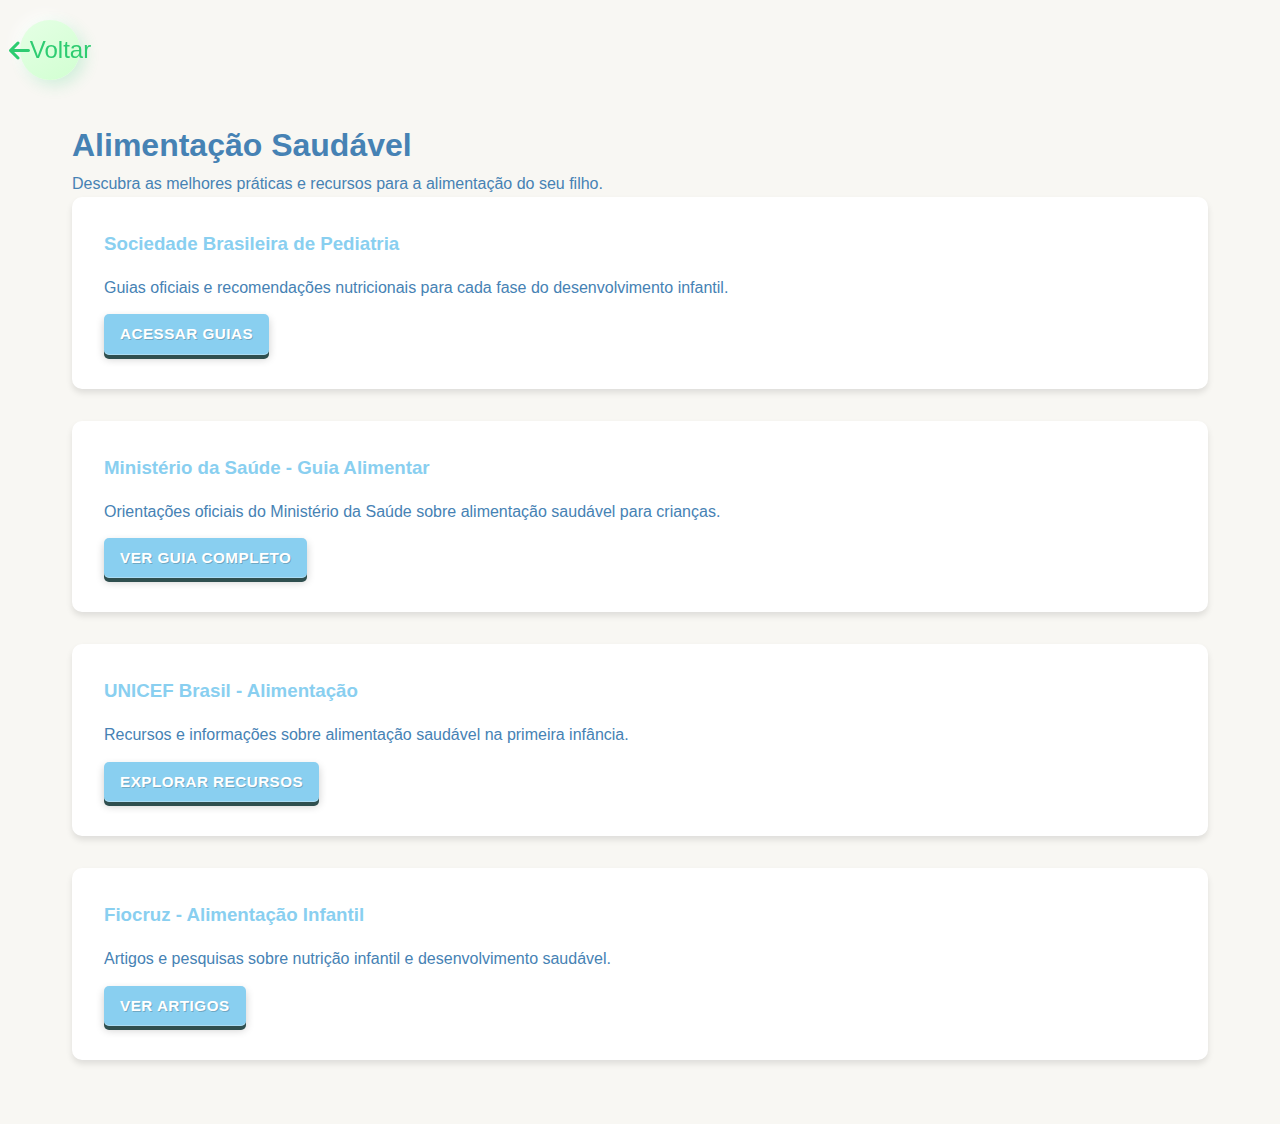
<file: alimentacao.html>
<!DOCTYPE html>
<html lang="pt-BR">
<head>
    <meta charset="UTF-8">
    <meta name="viewport" content="width=device-width, initial-scale=1.0">
    <title>Alimentação Saudável - CrescerBem</title>
    <link rel="stylesheet" href="styles.css">
    <link rel="stylesheet" href="https://cdnjs.cloudflare.com/ajax/libs/font-awesome/6.0.0/css/all.min.css">
    <style>
        .content-section {
            padding: 120px 2rem 2rem;
            max-width: 1200px;
            margin: 0 auto;
        }
        .resource-card {
            background: var(--white);
            border-radius: 10px;
            padding: 2rem;
            margin-bottom: 2rem;
            box-shadow: 0 4px 6px rgba(0,0,0,0.1);
        }
        .resource-card h3 {
            color: var(--primary-color);
            margin-bottom: 1rem;
        }
        .resource-link {
            display: inline-block;
            background: var(--primary-color);
            color: var(--white);
            padding: 0.5rem 1rem;
            border-radius: 5px;
            text-decoration: none;
            margin-top: 1rem;
            transition: background-color 0.3s ease;
        }
        .resource-link:hover {
            background: var(--secondary-color);
        }
        .back-button {
            position: fixed;
            top: 20px;
            left: 20px;
            width: 60px;
            height: 60px;
            background: linear-gradient(145deg, #E5FFE5, #D1FFD1);
            border-radius: 50%;
            display: flex;
            align-items: center;
            justify-content: center;
            color: #2ECC71;
            text-decoration: none;
            font-size: 1.5rem;
            box-shadow: 
                5px 5px 15px rgba(46, 204, 113, 0.2),
                -5px -5px 15px rgba(255, 255, 255, 0.8);
            transition: all 0.3s ease;
            z-index: 1001;
            border: none;
            cursor: pointer;
        }
        .back-button:hover {
            transform: translateY(-5px) rotate(-45deg);
            background: linear-gradient(145deg, #D1FFD1, #B7FFB7);
            color: #27AE60;
            box-shadow: 
                8px 8px 20px rgba(46, 204, 113, 0.3),
                -8px -8px 20px rgba(255, 255, 255, 0.9);
        }
        .back-button:active {
            transform: translateY(0) rotate(0deg);
            box-shadow: inset 2px 2px 5px rgba(46, 204, 113, 0.2);
        }
        .back-button i {
            transition: all 0.3s ease;
        }
        .back-button:hover i {
            transform: scale(1.2);
        }
    </style>
</head>
<body>
    <a href="index.html" class="back-button">
        <i class="fas fa-arrow-left"></i> Voltar
    </a>

    <main class="content-section">
        <h1>Alimentação Saudável</h1>
        <p>Descubra as melhores práticas e recursos para a alimentação do seu filho.</p>

        <div class="resource-card">
            <h3>Sociedade Brasileira de Pediatria</h3>
            <p>Guias oficiais e recomendações nutricionais para cada fase do desenvolvimento infantil.</p>
            <a href="https://www.sbp.com.br/departamentos-cientificos/nutricao/" target="_blank" class="resource-link">Acessar Guias</a>
        </div>

        <div class="resource-card">
            <h3>Ministério da Saúde - Guia Alimentar</h3>
            <p>Orientações oficiais do Ministério da Saúde sobre alimentação saudável para crianças.</p>
            <a href="https://bvsms.saude.gov.br/bvs/publicacoes/guia_alimentar_populacao_brasileira_2ed.pdf" target="_blank" class="resource-link">Ver Guia Completo</a>
        </div>

        <div class="resource-card">
            <h3>UNICEF Brasil - Alimentação</h3>
            <p>Recursos e informações sobre alimentação saudável na primeira infância.</p>
            <a href="https://www.unicef.org/brazil/alimentacao-na-primeira-infancia" target="_blank" class="resource-link">Explorar Recursos</a>
        </div>

        <div class="resource-card">
            <h3>Fiocruz - Alimentação Infantil</h3>
            <p>Artigos e pesquisas sobre nutrição infantil e desenvolvimento saudável.</p>
            <a href="https://portal.fiocruz.br/busca?search_api_views_fulltext=alimenta%C3%A7%C3%A3o%20infantil" target="_blank" class="resource-link">Ver Artigos</a>
        </div>
    </main>

    <script src="script.js"></script>
</body>
</html>
</file>
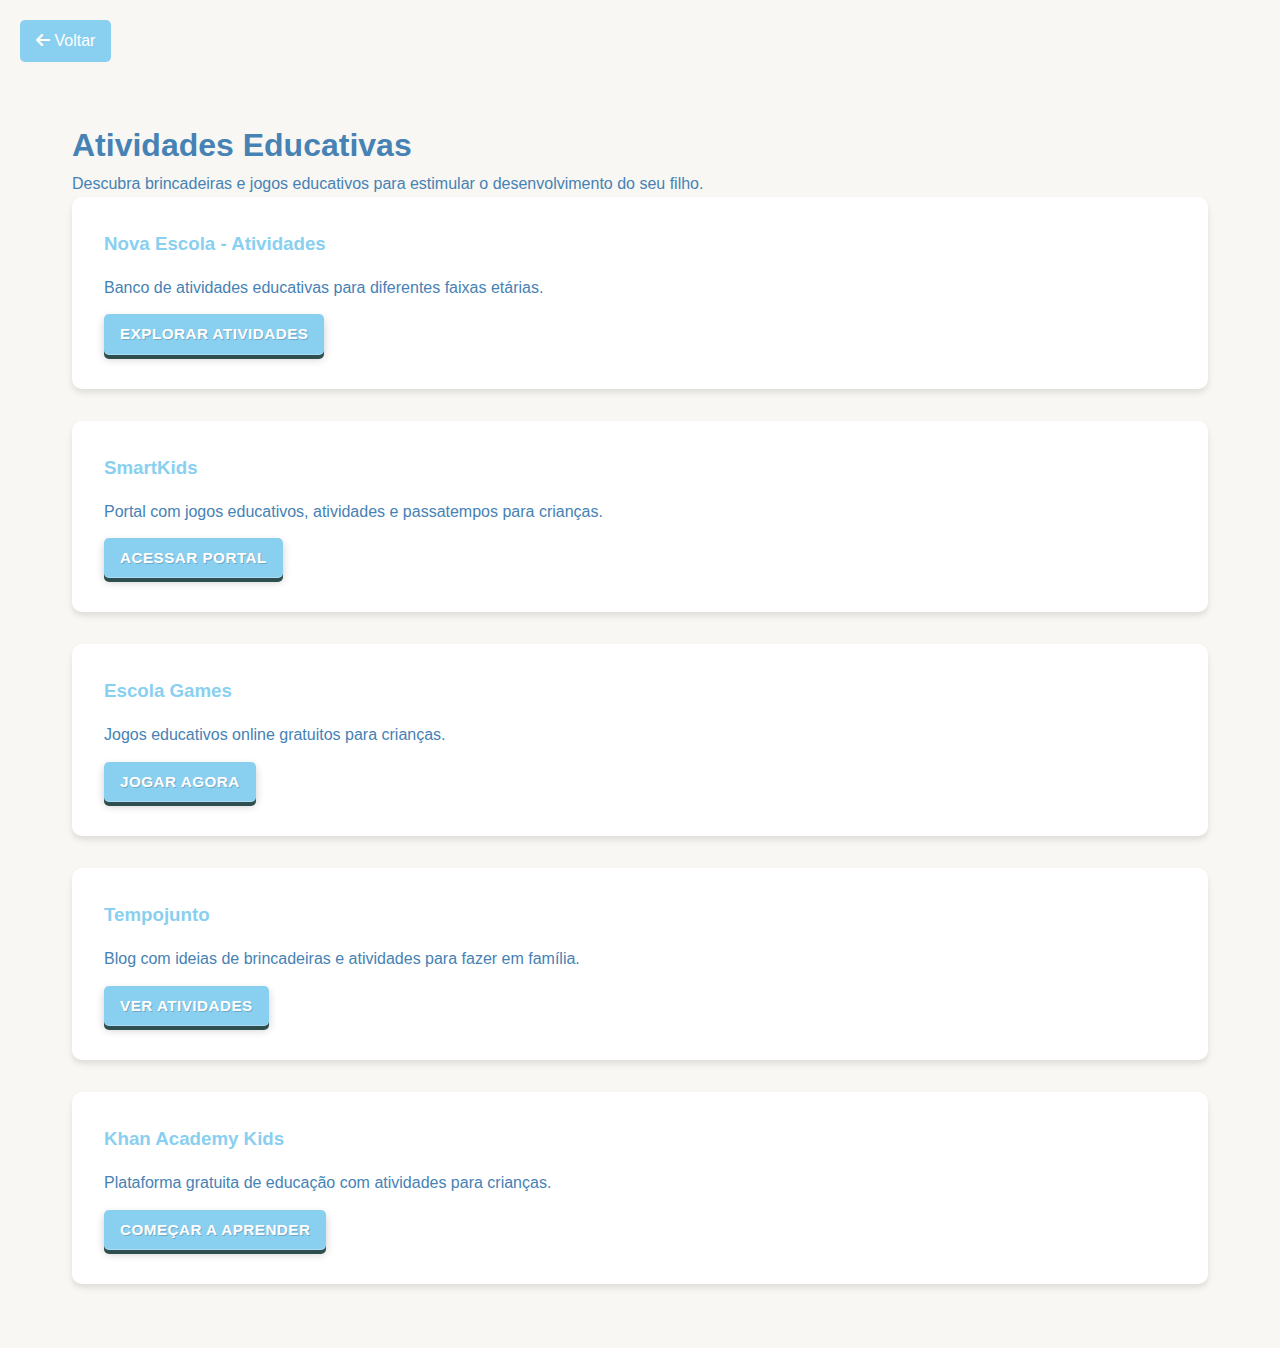
<file: atividades.html>
<!DOCTYPE html>
<html lang="pt-BR">
<head>
    <meta charset="UTF-8">
    <meta name="viewport" content="width=device-width, initial-scale=1.0">
    <title>Atividades Educativas - CrescerBem</title>
    <link rel="stylesheet" href="styles.css">
    <link rel="stylesheet" href="https://cdnjs.cloudflare.com/ajax/libs/font-awesome/6.0.0/css/all.min.css">
    <style>
        .content-section {
            padding: 120px 2rem 2rem;
            max-width: 1200px;
            margin: 0 auto;
        }
        .resource-card {
            background: var(--white);
            border-radius: 10px;
            padding: 2rem;
            margin-bottom: 2rem;
            box-shadow: 0 4px 6px rgba(0,0,0,0.1);
        }
        .resource-card h3 {
            color: var(--primary-color);
            margin-bottom: 1rem;
        }
        .resource-link {
            display: inline-block;
            background: var(--primary-color);
            color: var(--white);
            padding: 0.5rem 1rem;
            border-radius: 5px;
            text-decoration: none;
            margin-top: 1rem;
            transition: background-color 0.3s ease;
        }
        .resource-link:hover {
            background: var(--secondary-color);
        }
        .back-button {
            position: fixed;
            top: 20px;
            left: 20px;
            background: var(--primary-color);
            color: var(--white);
            padding: 0.5rem 1rem;
            border-radius: 5px;
            text-decoration: none;
            z-index: 1001;
        }
    </style>
</head>
<body>
    <a href="index.html" class="back-button">
        <i class="fas fa-arrow-left"></i> Voltar
    </a>

    <main class="content-section">
        <h1>Atividades Educativas</h1>
        <p>Descubra brincadeiras e jogos educativos para estimular o desenvolvimento do seu filho.</p>

        <div class="resource-card">
            <h3>Nova Escola - Atividades</h3>
            <p>Banco de atividades educativas para diferentes faixas etárias.</p>
            <a href="https://novaescola.org.br/plano-de-aula" target="_blank" class="resource-link">Explorar Atividades</a>
        </div>

        <div class="resource-card">
            <h3>SmartKids</h3>
            <p>Portal com jogos educativos, atividades e passatempos para crianças.</p>
            <a href="https://www.smartkids.com.br/" target="_blank" class="resource-link">Acessar Portal</a>
        </div>

        <div class="resource-card">
            <h3>Escola Games</h3>
            <p>Jogos educativos online gratuitos para crianças.</p>
            <a href="http://www.escolagames.com.br/" target="_blank" class="resource-link">Jogar Agora</a>
        </div>

        <div class="resource-card">
            <h3>Tempojunto</h3>
            <p>Blog com ideias de brincadeiras e atividades para fazer em família.</p>
            <a href="https://tempojunto.com/" target="_blank" class="resource-link">Ver Atividades</a>
        </div>

        <div class="resource-card">
            <h3>Khan Academy Kids</h3>
            <p>Plataforma gratuita de educação com atividades para crianças.</p>
            <a href="https://learn.khanacademy.org/khan-academy-kids/" target="_blank" class="resource-link">Começar a Aprender</a>
        </div>
    </main>

    <script src="script.js"></script>
</body>
</html>
</file>
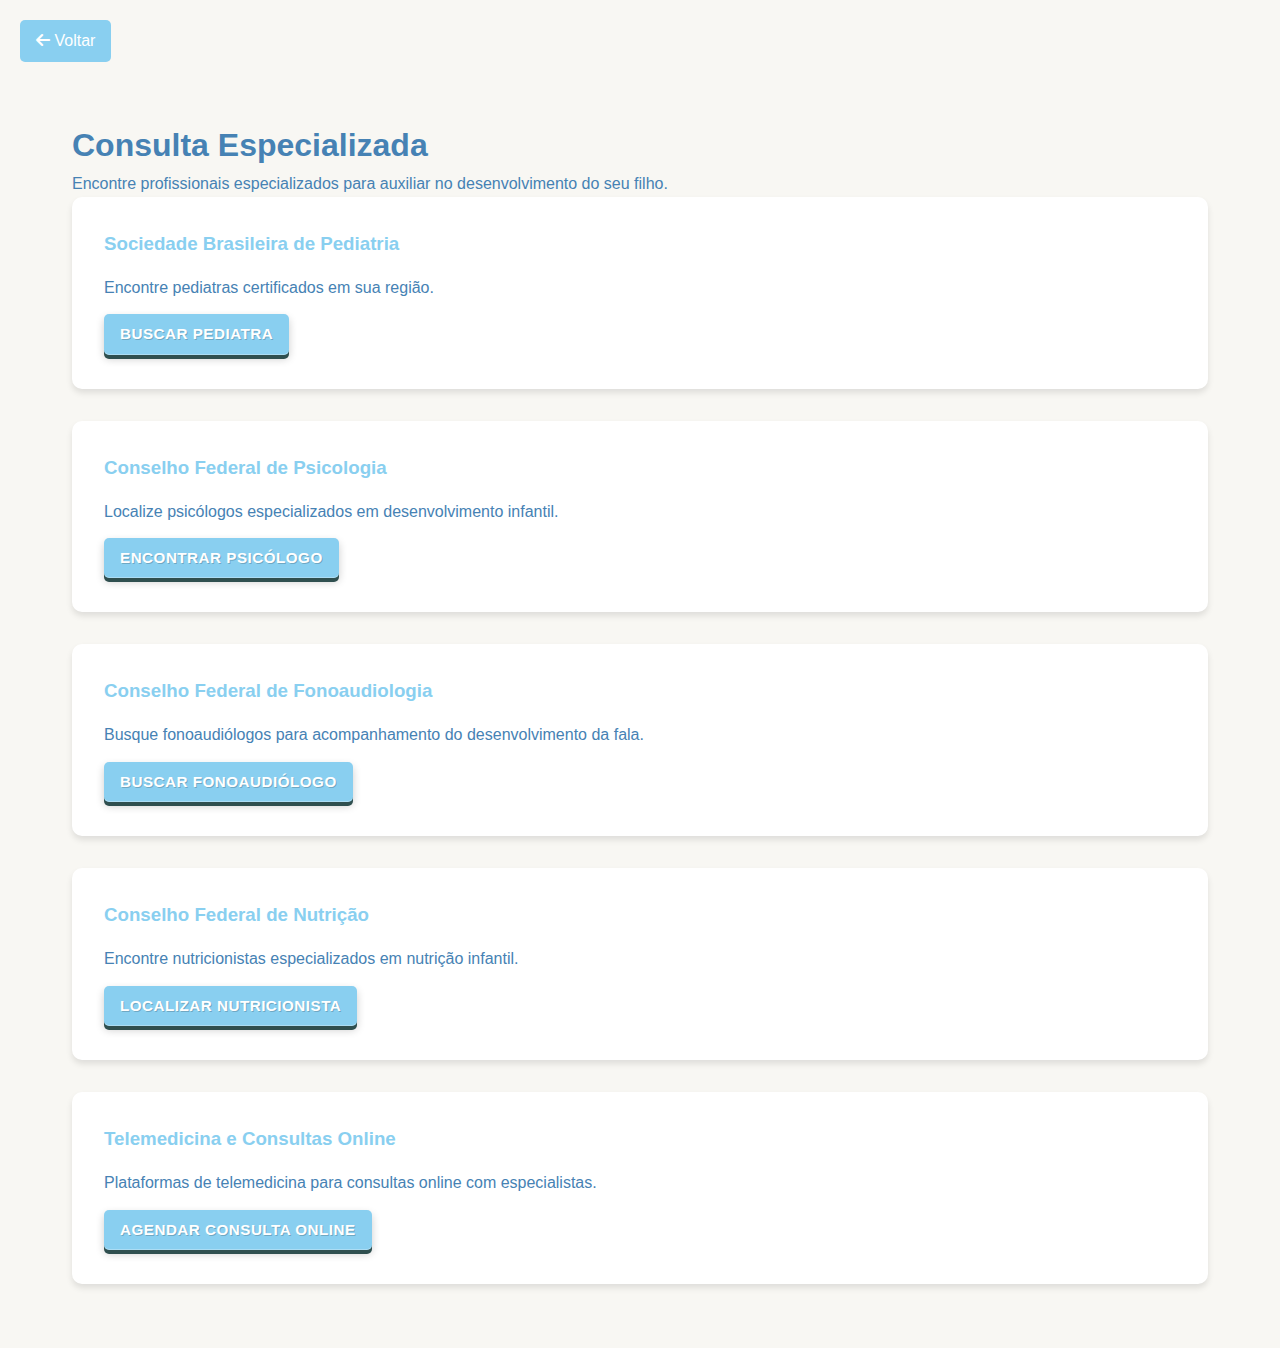
<file: consulta.html>
<!DOCTYPE html>
<html lang="pt-BR">
<head>
    <meta charset="UTF-8">
    <meta name="viewport" content="width=device-width, initial-scale=1.0">
    <title>Consulta Especializada - CrescerBem</title>
    <link rel="stylesheet" href="styles.css">
    <link rel="stylesheet" href="https://cdnjs.cloudflare.com/ajax/libs/font-awesome/6.0.0/css/all.min.css">
    <style>
        .content-section {
            padding: 120px 2rem 2rem;
            max-width: 1200px;
            margin: 0 auto;
        }
        .resource-card {
            background: var(--white);
            border-radius: 10px;
            padding: 2rem;
            margin-bottom: 2rem;
            box-shadow: 0 4px 6px rgba(0,0,0,0.1);
        }
        .resource-card h3 {
            color: var(--primary-color);
            margin-bottom: 1rem;
        }
        .resource-link {
            display: inline-block;
            background: var(--primary-color);
            color: var(--white);
            padding: 0.5rem 1rem;
            border-radius: 5px;
            text-decoration: none;
            margin-top: 1rem;
            transition: background-color 0.3s ease;
        }
        .resource-link:hover {
            background: var(--secondary-color);
        }
        .back-button {
            position: fixed;
            top: 20px;
            left: 20px;
            background: var(--primary-color);
            color: var(--white);
            padding: 0.5rem 1rem;
            border-radius: 5px;
            text-decoration: none;
            z-index: 1001;
        }
    </style>
</head>
<body>
    <a href="index.html" class="back-button">
        <i class="fas fa-arrow-left"></i> Voltar
    </a>

    <main class="content-section">
        <h1>Consulta Especializada</h1>
        <p>Encontre profissionais especializados para auxiliar no desenvolvimento do seu filho.</p>

        <div class="resource-card">
            <h3>Sociedade Brasileira de Pediatria</h3>
            <p>Encontre pediatras certificados em sua região.</p>
            <a href="https://www.sbp.com.br/busca-pediatra/" target="_blank" class="resource-link">Buscar Pediatra</a>
        </div>

        <div class="resource-card">
            <h3>Conselho Federal de Psicologia</h3>
            <p>Localize psicólogos especializados em desenvolvimento infantil.</p>
            <a href="https://cadastro.cfp.org.br/cfp/pesquisa-psicologa-o/" target="_blank" class="resource-link">Encontrar Psicólogo</a>
        </div>

        <div class="resource-card">
            <h3>Conselho Federal de Fonoaudiologia</h3>
            <p>Busque fonoaudiólogos para acompanhamento do desenvolvimento da fala.</p>
            <a href="https://www.fonoaudiologia.org.br/cffa/index.php/consulta-profissional/" target="_blank" class="resource-link">Buscar Fonoaudiólogo</a>
        </div>

        <div class="resource-card">
            <h3>Conselho Federal de Nutrição</h3>
            <p>Encontre nutricionistas especializados em nutrição infantil.</p>
            <a href="https://www.cfn.org.br/index.php/consulta-nutricionista/" target="_blank" class="resource-link">Localizar Nutricionista</a>
        </div>

        <div class="resource-card">
            <h3>Telemedicina e Consultas Online</h3>
            <p>Plataformas de telemedicina para consultas online com especialistas.</p>
            <a href="https://conexasaude.com.br/" target="_blank" class="resource-link">Agendar Consulta Online</a>
        </div>
    </main>

    <script src="script.js"></script>
</body>
</html>
</file>
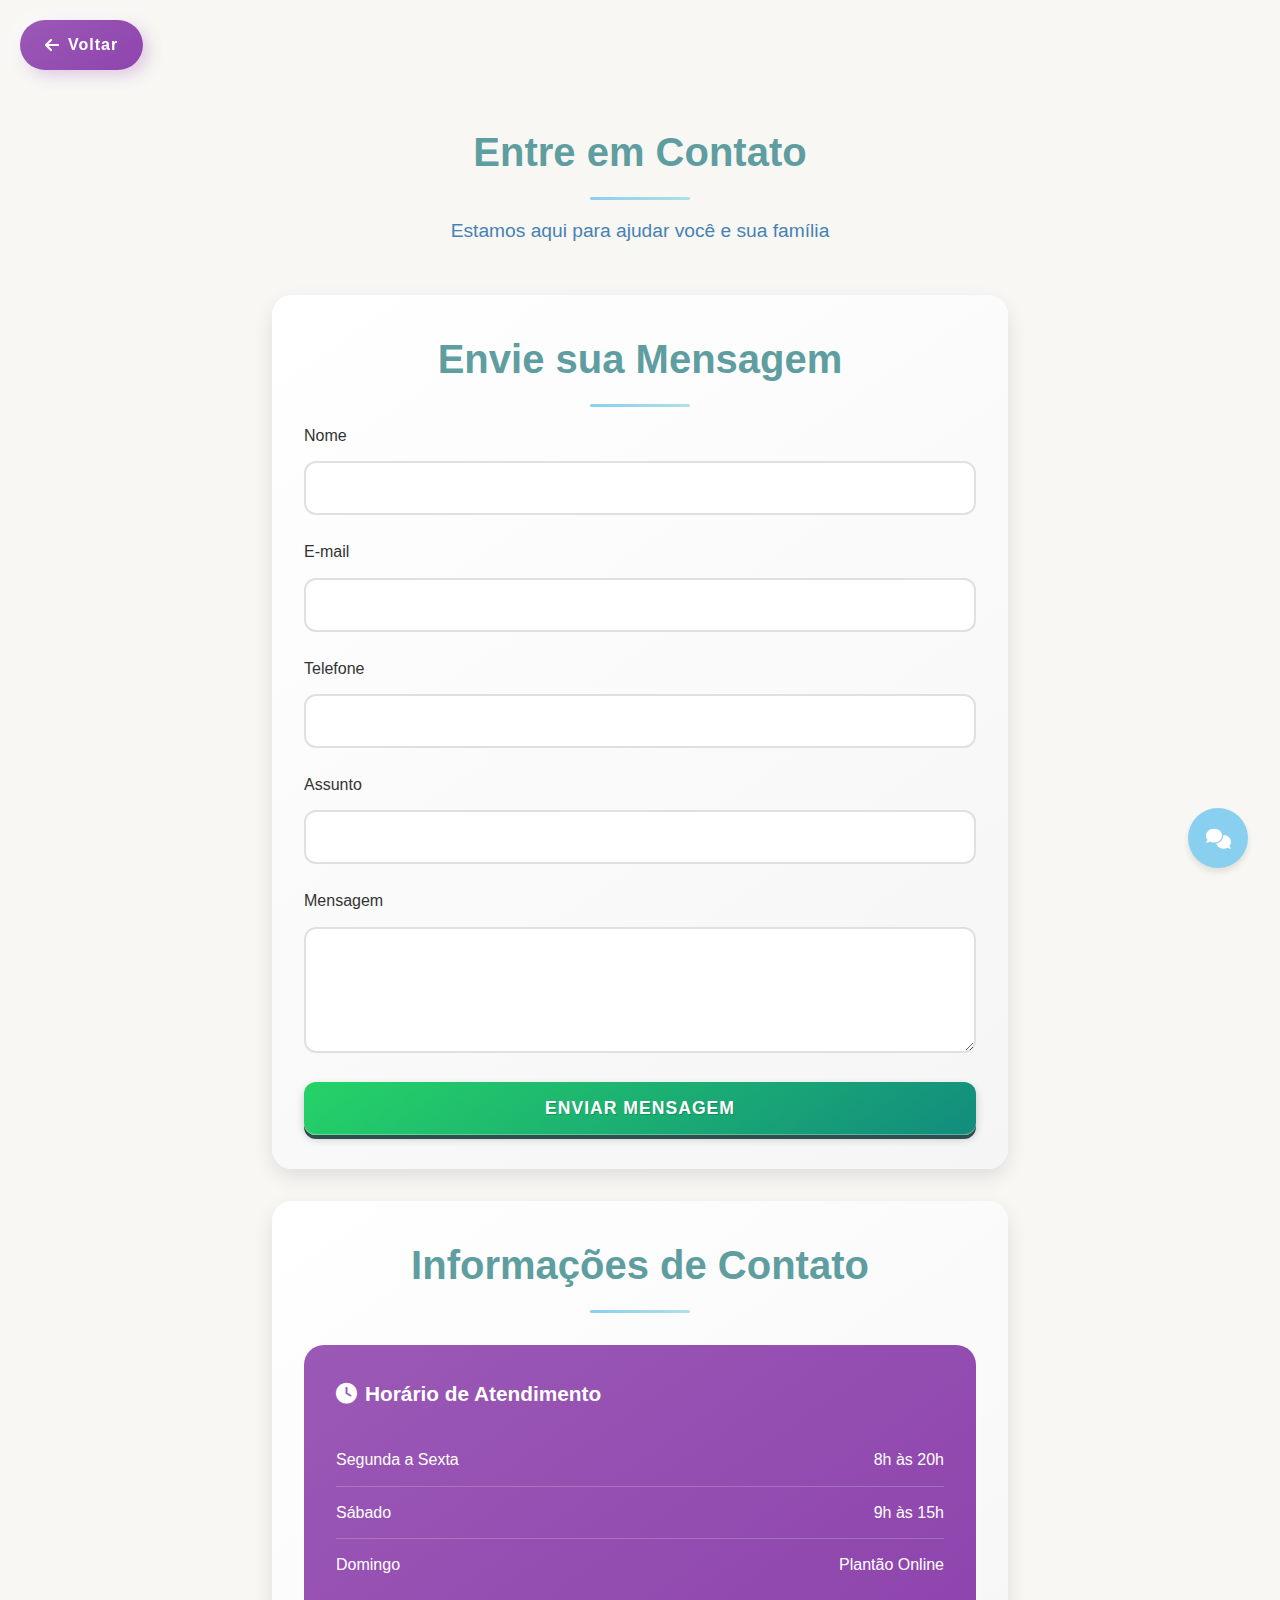
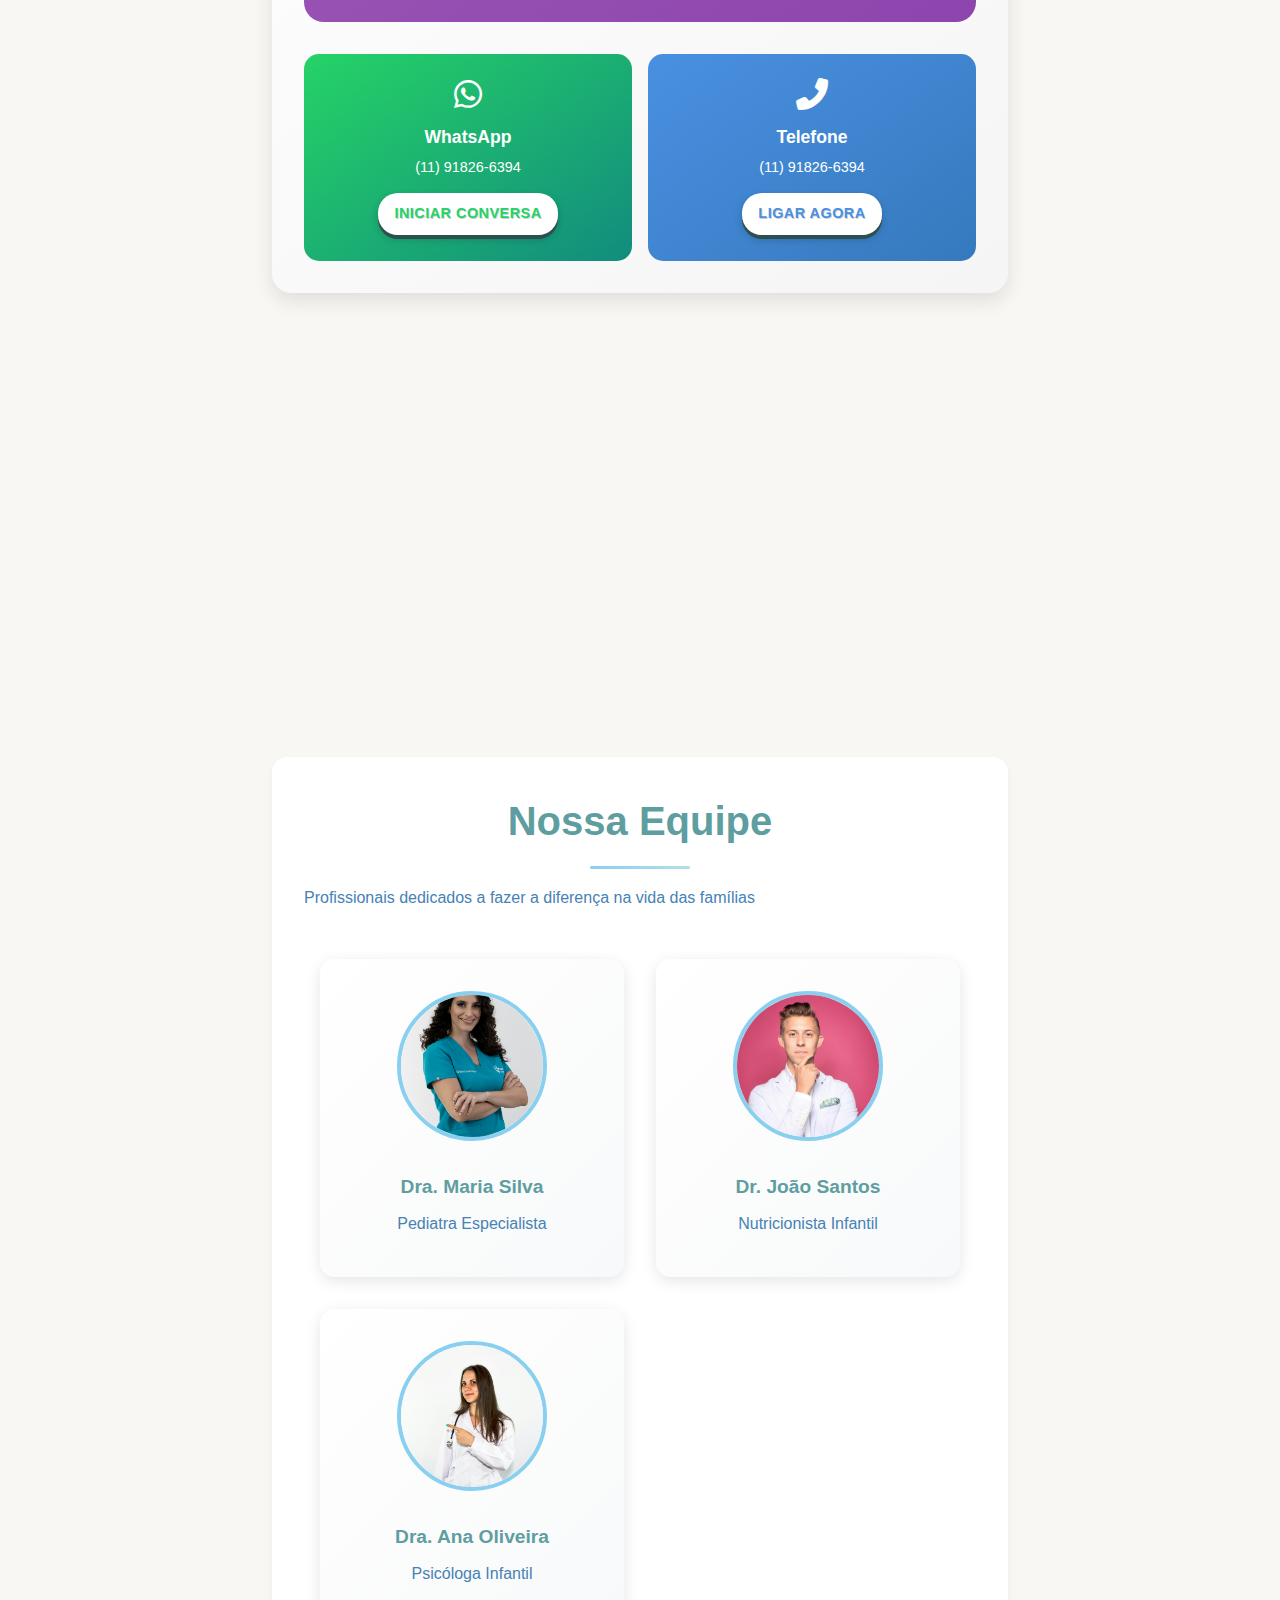
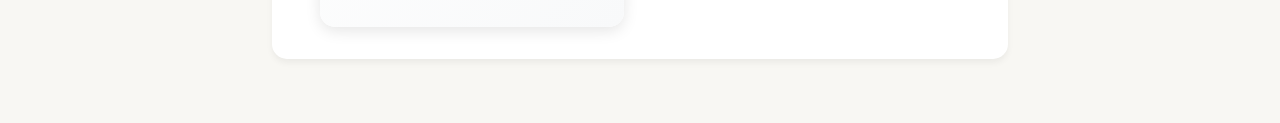
<file: contato.html>
<!DOCTYPE html>
<html lang="pt-BR">
<head>
    <meta charset="UTF-8">
    <meta name="viewport" content="width=device-width, initial-scale=1.0">
    <title>Contato - CrescerBem</title>
    <link rel="stylesheet" href="styles.css">
    <link rel="stylesheet" href="https://cdnjs.cloudflare.com/ajax/libs/font-awesome/6.0.0/css/all.min.css">
    <style>
        /* Estilo para títulos principais */
        .content-section h1,
        .content-section h2,
        section h2 {
            text-align: center;
            color: var(--heading-color);
            font-size: 2.5rem;
            margin-bottom: 1rem;
            position: relative;
            padding-bottom: 1rem;
        }

        .content-section h1::after,
        .content-section h2::after,
        section h2::after {
            content: '';
            position: absolute;
            bottom: 0;
            left: 50%;
            transform: translateX(-50%);
            width: 100px;
            height: 3px;
            background: linear-gradient(to right, var(--primary-color), var(--secondary-color));
            border-radius: 2px;
        }

        .subtitle {
            text-align: center;
            color: var(--text-color);
            font-size: 1.2rem;
            margin-bottom: 3rem;
            max-width: 800px;
            margin-left: auto;
            margin-right: auto;
        }

        .content-section {
            padding: 120px 2rem 2rem;
            max-width: 800px;
            margin: 0 auto;
        }

        .contact-grid {
            display: flex;
            flex-direction: column;
            gap: 2rem;
        }

        .contact-form {
            background: linear-gradient(145deg, #ffffff, #f5f5f5);
            padding: 2rem;
            border-radius: 20px;
            box-shadow: 0 8px 20px rgba(0,0,0,0.1);
        }

        .contact-info {
            background: linear-gradient(145deg, #ffffff, #f5f5f5);
            padding: 2rem;
            border-radius: 20px;
            box-shadow: 0 8px 20px rgba(0,0,0,0.1);
        }

        .form-group {
            margin-bottom: 1.5rem;
        }

        .form-group label {
            display: block;
            margin-bottom: 0.8rem;
            color: #333;
            font-weight: 500;
        }

        .form-group input,
        .form-group textarea {
            width: 100%;
            padding: 1rem;
            border: 2px solid #e0e0e0;
            border-radius: 12px;
            font-size: 1rem;
            transition: all 0.3s ease;
            background: #fff;
        }

        .form-group input:focus,
        .form-group textarea:focus {
            outline: none;
            border-color: #25D366;
            box-shadow: 0 0 0 3px rgba(37, 211, 102, 0.1);
        }

        .map-container {
            height: 400px;
            border-radius: 15px;
            overflow: hidden;
            margin: 2rem 0;
        }

        .contact-channels {
            display: grid;
            grid-template-columns: 1fr 1fr;
            gap: 1rem;
            margin-top: 2rem;
        }

        .channel-card {
            padding: 1.5rem;
            border-radius: 15px;
            text-align: center;
            transition: all 0.3s ease;
        }

        .channel-card i {
            font-size: 2rem;
            margin-bottom: 0.8rem;
        }

        .channel-card h3 {
            margin-bottom: 0.3rem;
            font-size: 1.1rem;
        }

        .channel-card p {
            font-size: 0.9rem;
            margin-bottom: 0.5rem;
        }

        .resource-link {
            display: inline-block;
            padding: 0.6rem 1rem;
            border-radius: 20px;
            text-decoration: none;
            font-weight: 600;
            font-size: 0.9rem;
            margin-top: 0.5rem;
            transition: all 0.3s ease;
        }

        .resource-link:hover {
            transform: translateY(-2px);
        }

        /* Estilo WhatsApp */
        .channel-card:nth-child(1) {
            background: linear-gradient(145deg, #25D366, #128C7E);
            color: white;
        }

        .channel-card:nth-child(1) i {
            color: white;
        }

        .channel-card:nth-child(1) .resource-link {
            background: white;
            color: #25D366;
        }

        .channel-card:nth-child(1):hover {
            transform: translateY(-5px);
            box-shadow: 0 8px 25px rgba(37, 211, 102, 0.3);
        }

        /* Estilo Telefone */
        .channel-card:nth-child(2) {
            background: linear-gradient(145deg, #4A90E2, #357ABD);
            color: white;
        }

        .channel-card:nth-child(2) i {
            color: white;
        }

        .channel-card:nth-child(2) .resource-link {
            background: white;
            color: #4A90E2;
        }

        .channel-card:nth-child(2):hover {
            transform: translateY(-5px);
            box-shadow: 0 8px 25px rgba(74, 144, 226, 0.3);
        }

        /* Estilo Horário */
        .business-hours {
            background: linear-gradient(145deg, #9B59B6, #8E44AD);
            color: white;
            padding: 2rem;
            border-radius: 20px;
            margin: 2rem 0;
        }

        .business-hours h3 {
            color: white;
            margin-bottom: 1.5rem;
            font-size: 1.3rem;
            display: flex;
            align-items: center;
            gap: 0.5rem;
        }

        .hours-list {
            list-style: none;
            padding: 0;
        }

        .hours-list li {
            display: flex;
            justify-content: space-between;
            padding: 0.8rem 0;
            border-bottom: 1px solid rgba(255, 255, 255, 0.2);
        }

        .hours-list li:last-child {
            border-bottom: none;
        }

        .submit-button {
            background: linear-gradient(145deg, #25D366, #128C7E);
            color: white;
            padding: 1rem 2rem;
            border: none;
            border-radius: 12px;
            cursor: pointer;
            font-size: 1.1rem;
            font-weight: 600;
            width: 100%;
            transition: all 0.3s ease;
            text-transform: uppercase;
            letter-spacing: 1px;
        }

        .submit-button:hover {
            transform: translateY(-3px);
            box-shadow: 0 8px 20px rgba(37, 211, 102, 0.3);
        }

        .submit-button:active {
            transform: translateY(0);
        }

        .specialist-calendar {
            background: var(--white);
            padding: 2rem;
            border-radius: 15px;
            margin: 2rem 0;
            box-shadow: 0 4px 6px rgba(0,0,0,0.05);
        }

        .calendar-grid {
            display: grid;
            grid-template-columns: repeat(auto-fit, minmax(250px, 1fr));
            gap: 1.5rem;
            margin-top: 1.5rem;
        }

        .specialist-card {
            background: var(--gray-light);
            padding: 1.5rem;
            border-radius: 10px;
            text-align: center;
        }

        .specialist-card img {
            width: 100px;
            height: 100px;
            border-radius: 50%;
            margin-bottom: 1rem;
            border: 3px solid var(--primary-color);
        }

        .chat-widget {
            position: fixed;
            bottom: 2rem;
            right: 2rem;
            background: var(--primary-color);
            color: var(--white);
            padding: 1rem;
            border-radius: 50%;
            width: 60px;
            height: 60px;
            display: flex;
            align-items: center;
            justify-content: center;
            cursor: pointer;
            box-shadow: 0 4px 6px rgba(0,0,0,0.1);
            transition: transform 0.3s ease;
        }

        .chat-widget:hover {
            transform: scale(1.1);
        }

        /* Botão Voltar 3D */
        .back-button {
            position: fixed;
            top: 20px;
            left: 20px;
            width: auto;
            height: auto;
            background: linear-gradient(145deg, #9B59B6, #8E44AD);
            border-radius: 30px;
            display: flex;
            align-items: center;
            justify-content: center;
            color: white;
            text-decoration: none;
            font-size: 1rem;
            padding: 12px 25px;
            box-shadow: 
                5px 5px 15px rgba(155, 89, 182, 0.3),
                -5px -5px 15px rgba(255, 255, 255, 0.8);
            transition: all 0.3s ease;
            z-index: 1001;
            border: none;
            cursor: pointer;
            font-weight: 600;
            letter-spacing: 1px;
        }

        .back-button i {
            margin-right: 8px;
            transition: all 0.3s ease;
        }

        .back-button:hover {
            transform: translateX(-5px);
            background: linear-gradient(145deg, #8E44AD, #9B59B6);
            box-shadow: 
                8px 8px 20px rgba(155, 89, 182, 0.4),
                -8px -8px 20px rgba(255, 255, 255, 0.9);
        }

        .back-button:hover i {
            transform: translateX(-3px);
        }

        .back-button:active {
            transform: translateX(0);
            box-shadow: inset 2px 2px 5px rgba(155, 89, 182, 0.4);
        }

        /* Responsividade para telas menores */
        @media screen and (max-width: 480px) {
            .contact-channels {
                grid-template-columns: 1fr;
            }
        }

        .team-grid {
            display: grid;
            grid-template-columns: repeat(auto-fit, minmax(250px, 1fr));
            gap: 2rem;
            margin-top: 3rem;
            padding: 0 1rem;
        }

        .team-member {
            background: linear-gradient(135deg, #fff 0%, #f8f9fa 100%);
            padding: 2rem;
            border-radius: 15px;
            box-shadow: 0 4px 15px rgba(0,0,0,0.1);
            transition: all 0.3s ease;
            text-align: center;
        }

        .team-member:hover {
            transform: translateY(-10px);
            box-shadow: 0 8px 25px rgba(0,0,0,0.15);
        }

        .team-member img {
            width: 150px;
            height: 150px;
            border-radius: 50%;
            margin-bottom: 1.5rem;
            border: 4px solid var(--primary-color);
            transition: all 0.3s ease;
            object-fit: cover;
        }

        .team-member:hover img {
            transform: scale(1.05);
            border-color: var(--secondary-color);
        }

        .team-member h3 {
            color: var(--heading-color);
            margin-bottom: 0.5rem;
            font-size: 1.2rem;
        }

        .team-member p {
            color: var(--text-color);
            margin-bottom: 0.5rem;
        }

        .member-description {
            font-size: 0.9rem;
            color: #666;
            line-height: 1.4;
            margin-top: 1rem;
        }
    </style>
</head>
<body>
    <a href="index.html" class="back-button">
        <i class="fas fa-arrow-left"></i> Voltar
    </a>

    <main class="content-section">
        <h1>Entre em Contato</h1>
        <p class="subtitle">Estamos aqui para ajudar você e sua família</p>

        <div class="contact-grid">
            <div class="contact-form">
                <h2>Envie sua Mensagem</h2>
                <form id="contactForm">
                    <div class="form-group">
                        <label for="name">Nome</label>
                        <input type="text" id="name" name="name" required>
                    </div>
                    <div class="form-group">
                        <label for="email">E-mail</label>
                        <input type="email" id="email" name="email" required>
                    </div>
                    <div class="form-group">
                        <label for="phone">Telefone</label>
                        <input type="tel" id="phone" name="phone">
                    </div>
                    <div class="form-group">
                        <label for="subject">Assunto</label>
                        <input type="text" id="subject" name="subject" required>
                    </div>
                    <div class="form-group">
                        <label for="message">Mensagem</label>
                        <textarea id="message" name="message" rows="5" required></textarea>
                    </div>
                    <button type="submit" class="submit-button">Enviar Mensagem</button>
                </form>
            </div>

            <div class="contact-info">
                <h2>Informações de Contato</h2>
                <div class="business-hours">
                    <h3><i class="fas fa-clock"></i> Horário de Atendimento</h3>
                    <ul class="hours-list">
                        <li>
                            <span>Segunda a Sexta</span>
                            <span>8h às 20h</span>
                        </li>
                        <li>
                            <span>Sábado</span>
                            <span>9h às 15h</span>
                        </li>
                        <li>
                            <span>Domingo</span>
                            <span>Plantão Online</span>
                        </li>
                    </ul>
                </div>

                <div class="contact-channels">
                    <div class="channel-card">
                        <i class="fab fa-whatsapp"></i>
                        <h3>WhatsApp</h3>
                        <p>(11) 91826-6394</p>
                        <a href="https://wa.me/5511918266394" target="_blank" class="resource-link">Iniciar Conversa</a>
                    </div>
                    <div class="channel-card">
                        <i class="fas fa-phone-alt"></i>
                        <h3>Telefone</h3>
                        <p>(11) 91826-6394</p>
                        <a href="tel:11918266394" class="resource-link">Ligar Agora</a>
                    </div>
                </div>
            </div>
        </div>

        <div class="map-container">
            <iframe 
                src="https://www.google.com/maps/embed?pb=!1m18!1m12!1m3!1d3657.1975774948833!2d-46.6565823!3d-23.5617873!2m3!1f0!2f0!3f0!3m2!1i1024!2i768!4f13.1!3m3!1m2!1s0x0%3A0x0!2zMjPCsDMzJzQyLjQiUyA0NsKwMzknMjMuNyJX!5e0!3m2!1spt-BR!2sbr!4v1625761234567!5m2!1spt-BR!2sbr" 
                width="100%" 
                height="100%" 
                style="border:0;" 
                allowfullscreen="" 
                loading="lazy">
            </iframe>
        </div>

        <section class="specialist-calendar">
            <h2>Nossa Equipe</h2>
            <p>Profissionais dedicados a fazer a diferença na vida das famílias</p>
            <div class="team-grid">
                <div class="team-member">
                    <img src="imagens/tmvmnt-media-rm7rZYdl3rY-unsplash.jpg" alt="Dra. Maria Silva">
                    <h3>Dra. Maria Silva</h3>
                    <p>Pediatra Especialista</p>
                </div>
                <div class="team-member">
                    <img src="imagens/austin-distel-7bMdiIqz_J4-unsplash.jpg" alt="Dr. João Santos">
                    <h3>Dr. João Santos</h3>
                    <p>Nutricionista Infantil</p>
                </div>
                <div class="team-member">
                    <img src="imagens/bermix-studio-ODM_VsTM2QQ-unsplash.jpg" alt="Dra. Ana Oliveira">
                    <h3>Dra. Ana Oliveira</h3>
                    <p>Psicóloga Infantil</p>
                </div>
            </div>
        </section>
    </main>

    <div class="chat-widget" onclick="window.location.href='#'">
        <i class="fas fa-comments fa-lg"></i>
    </div>

    <script>
        document.getElementById('contactForm').addEventListener('submit', function(e) {
            e.preventDefault();
            alert('Mensagem enviada com sucesso! Entraremos em contato em breve.');
            this.reset();
        });
    </script>
</body>
</html>
</file>
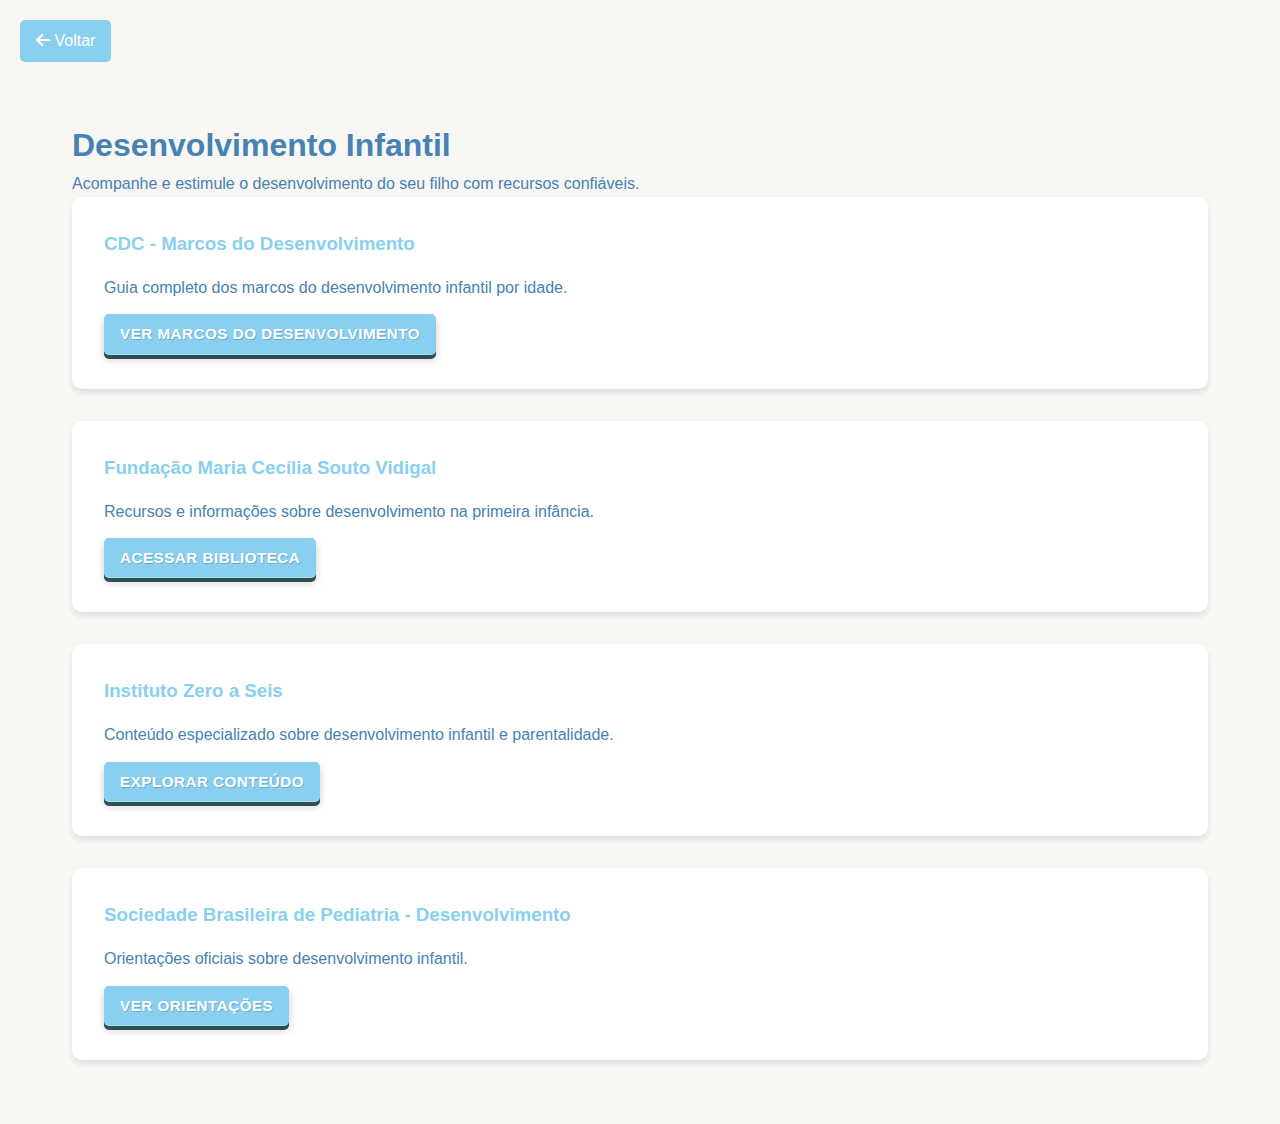
<file: desenvolvimento.html>
<!DOCTYPE html>
<html lang="pt-BR">
<head>
    <meta charset="UTF-8">
    <meta name="viewport" content="width=device-width, initial-scale=1.0">
    <title>Desenvolvimento Infantil - CrescerBem</title>
    <link rel="stylesheet" href="styles.css">
    <link rel="stylesheet" href="https://cdnjs.cloudflare.com/ajax/libs/font-awesome/6.0.0/css/all.min.css">
    <style>
        .content-section {
            padding: 120px 2rem 2rem;
            max-width: 1200px;
            margin: 0 auto;
        }
        .resource-card {
            background: var(--white);
            border-radius: 10px;
            padding: 2rem;
            margin-bottom: 2rem;
            box-shadow: 0 4px 6px rgba(0,0,0,0.1);
        }
        .resource-card h3 {
            color: var(--primary-color);
            margin-bottom: 1rem;
        }
        .resource-link {
            display: inline-block;
            background: var(--primary-color);
            color: var(--white);
            padding: 0.5rem 1rem;
            border-radius: 5px;
            text-decoration: none;
            margin-top: 1rem;
            transition: background-color 0.3s ease;
        }
        .resource-link:hover {
            background: var(--secondary-color);
        }
        .back-button {
            position: fixed;
            top: 20px;
            left: 20px;
            background: var(--primary-color);
            color: var(--white);
            padding: 0.5rem 1rem;
            border-radius: 5px;
            text-decoration: none;
            z-index: 1001;
        }
    </style>
</head>
<body>
    <a href="index.html" class="back-button">
        <i class="fas fa-arrow-left"></i> Voltar
    </a>

    <main class="content-section">
        <h1>Desenvolvimento Infantil</h1>
        <p>Acompanhe e estimule o desenvolvimento do seu filho com recursos confiáveis.</p>

        <div class="resource-card">
            <h3>CDC - Marcos do Desenvolvimento</h3>
            <p>Guia completo dos marcos do desenvolvimento infantil por idade.</p>
            <a href="https://www.cdc.gov/ncbddd/actearly/milestones/index.html" target="_blank" class="resource-link">Ver Marcos do Desenvolvimento</a>
        </div>

        <div class="resource-card">
            <h3>Fundação Maria Cecília Souto Vidigal</h3>
            <p>Recursos e informações sobre desenvolvimento na primeira infância.</p>
            <a href="https://www.fmcsv.org.br/pt-BR/biblioteca/" target="_blank" class="resource-link">Acessar Biblioteca</a>
        </div>

        <div class="resource-card">
            <h3>Instituto Zero a Seis</h3>
            <p>Conteúdo especializado sobre desenvolvimento infantil e parentalidade.</p>
            <a href="https://www.zeroseisapp.com.br/" target="_blank" class="resource-link">Explorar Conteúdo</a>
        </div>

        <div class="resource-card">
            <h3>Sociedade Brasileira de Pediatria - Desenvolvimento</h3>
            <p>Orientações oficiais sobre desenvolvimento infantil.</p>
            <a href="https://www.sbp.com.br/especiais/pediatria-para-familias/desenvolvimento/" target="_blank" class="resource-link">Ver Orientações</a>
        </div>
    </main>

    <script src="script.js"></script>
</body>
</html>
</file>
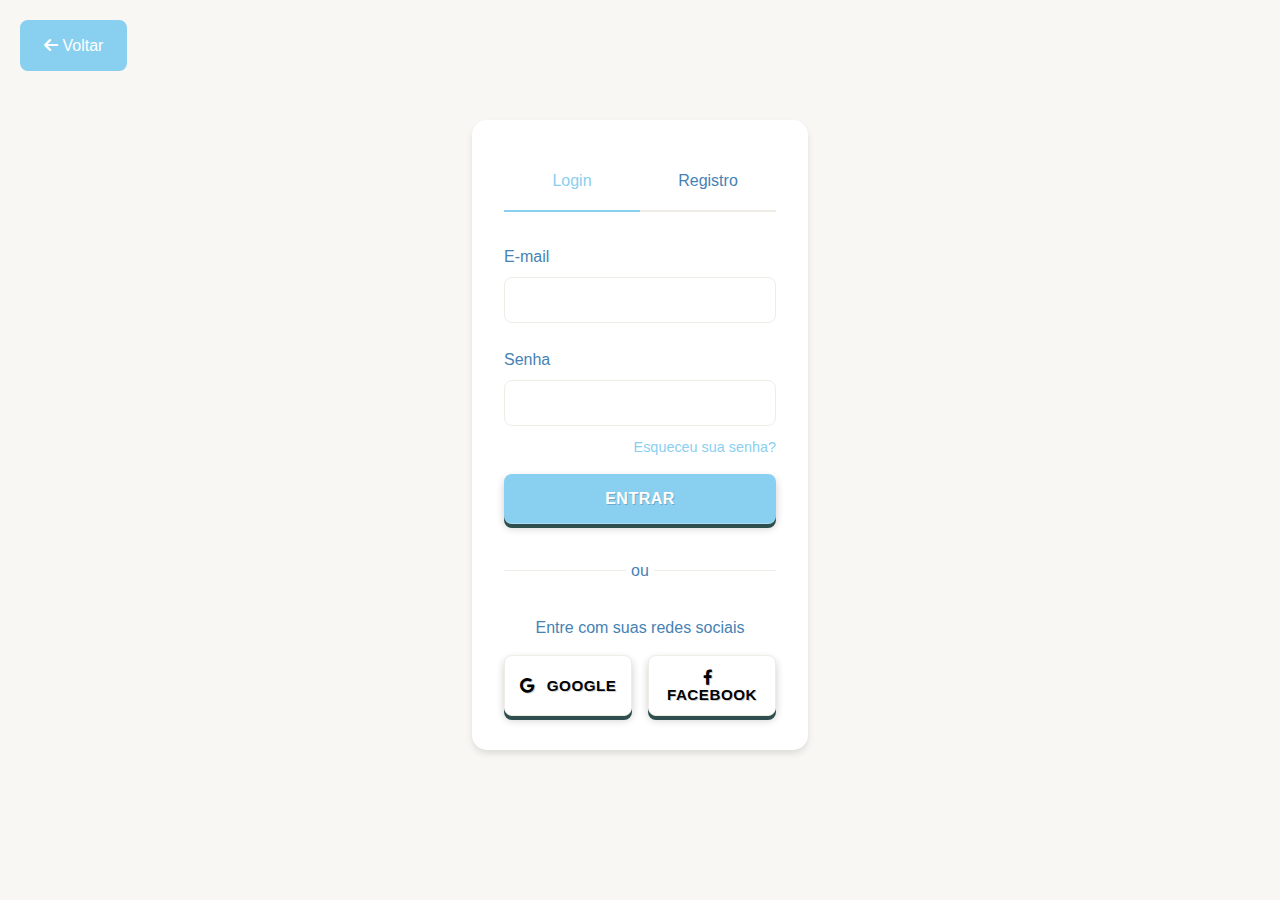
<file: login.html>
<!DOCTYPE html>
<html lang="pt-BR">
<head>
    <meta charset="UTF-8">
    <meta name="viewport" content="width=device-width, initial-scale=1.0">
    <title>Login - CrescerBem</title>
    <link rel="stylesheet" href="styles.css">
    <link rel="stylesheet" href="https://cdnjs.cloudflare.com/ajax/libs/font-awesome/6.0.0/css/all.min.css">
    <style>
        .auth-container {
            padding: 120px 2rem 2rem;
            max-width: 400px;
            margin: 0 auto;
        }

        .auth-card {
            background: var(--white);
            border-radius: 15px;
            padding: 2rem;
            box-shadow: 0 4px 6px rgba(0,0,0,0.1);
        }

        .auth-tabs {
            display: flex;
            margin-bottom: 2rem;
            border-bottom: 2px solid var(--gray-light);
        }

        .auth-tab {
            flex: 1;
            padding: 1rem;
            text-align: center;
            cursor: pointer;
            color: var(--text-color);
            transition: all 0.3s ease;
        }

        .auth-tab.active {
            color: var(--primary-color);
            border-bottom: 2px solid var(--primary-color);
            margin-bottom: -2px;
        }

        .auth-form {
            display: none;
        }

        .auth-form.active {
            display: block;
        }

        .form-group {
            margin-bottom: 1.5rem;
        }

        .form-group label {
            display: block;
            margin-bottom: 0.5rem;
            color: var(--text-color);
        }

        .form-group input {
            width: 100%;
            padding: 0.8rem;
            border: 1px solid var(--gray-light);
            border-radius: 8px;
            font-size: 1rem;
            transition: border-color 0.3s ease;
        }

        .form-group input:focus {
            outline: none;
            border-color: var(--primary-color);
        }

        .submit-button {
            width: 100%;
            padding: 1rem;
            background: var(--primary-color);
            color: var(--white);
            border: none;
            border-radius: 8px;
            font-size: 1rem;
            cursor: pointer;
            transition: background 0.3s ease;
        }

        .submit-button:hover {
            background: var(--secondary-color);
        }

        .social-login {
            margin-top: 2rem;
            text-align: center;
        }

        .social-buttons {
            display: flex;
            gap: 1rem;
            margin-top: 1rem;
        }

        .social-button {
            flex: 1;
            padding: 0.8rem;
            border: 1px solid var(--gray-light);
            border-radius: 8px;
            background: var(--white);
            cursor: pointer;
            transition: all 0.3s ease;
        }

        .social-button:hover {
            background: var(--gray-light);
        }

        .social-button i {
            margin-right: 0.5rem;
        }

        .forgot-password {
            text-align: right;
            margin-top: -1rem;
            margin-bottom: 1rem;
        }

        .forgot-password a {
            color: var(--primary-color);
            text-decoration: none;
            font-size: 0.9rem;
        }

        .forgot-password a:hover {
            text-decoration: underline;
        }

        .divider {
            text-align: center;
            margin: 2rem 0;
            position: relative;
        }

        .divider::before,
        .divider::after {
            content: '';
            position: absolute;
            top: 50%;
            width: 45%;
            height: 1px;
            background: var(--gray-light);
        }

        .divider::before {
            left: 0;
        }

        .divider::after {
            right: 0;
        }
    </style>
</head>
<body>
    <a href="index.html" class="back-button">
        <i class="fas fa-arrow-left"></i> Voltar
    </a>

    <main class="auth-container">
        <div class="auth-card">
            <div class="auth-tabs">
                <div class="auth-tab active" data-tab="login">Login</div>
                <div class="auth-tab" data-tab="registro">Registro</div>
            </div>

            <form class="auth-form active" id="login-form">
                <div class="form-group">
                    <label for="login-email">E-mail</label>
                    <input type="email" id="login-email" required>
                </div>
                <div class="form-group">
                    <label for="login-senha">Senha</label>
                    <input type="password" id="login-senha" required>
                </div>
                <div class="forgot-password">
                    <a href="#">Esqueceu sua senha?</a>
                </div>
                <button type="submit" class="submit-button">Entrar</button>

                <div class="divider">ou</div>

                <div class="social-login">
                    <p>Entre com suas redes sociais</p>
                    <div class="social-buttons">
                        <button type="button" class="social-button">
                            <i class="fab fa-google"></i>
                            Google
                        </button>
                        <button type="button" class="social-button">
                            <i class="fab fa-facebook-f"></i>
                            Facebook
                        </button>
                    </div>
                </div>
            </form>

            <form class="auth-form" id="registro-form">
                <div class="form-group">
                    <label for="registro-nome">Nome Completo</label>
                    <input type="text" id="registro-nome" required>
                </div>
                <div class="form-group">
                    <label for="registro-email">E-mail</label>
                    <input type="email" id="registro-email" required>
                </div>
                <div class="form-group">
                    <label for="registro-senha">Senha</label>
                    <input type="password" id="registro-senha" required>
                </div>
                <div class="form-group">
                    <label for="registro-confirmar-senha">Confirmar Senha</label>
                    <input type="password" id="registro-confirmar-senha" required>
                </div>
                <button type="submit" class="submit-button">Criar Conta</button>
            </form>
        </div>
    </main>

    <script>
        // Alternar entre login e registro
        const tabs = document.querySelectorAll('.auth-tab');
        const forms = document.querySelectorAll('.auth-form');

        tabs.forEach(tab => {
            tab.addEventListener('click', () => {
                const targetForm = tab.dataset.tab;
                
                // Atualizar tabs
                tabs.forEach(t => t.classList.remove('active'));
                tab.classList.add('active');
                
                // Atualizar formulários
                forms.forEach(form => form.classList.remove('active'));
                document.getElementById(`${targetForm}-form`).classList.add('active');
            });
        });

        // Manipular envio do formulário de login
        document.getElementById('login-form').addEventListener('submit', (e) => {
            e.preventDefault();
            const email = document.getElementById('login-email').value;
            const senha = document.getElementById('login-senha').value;
            
            // Aqui você adicionaria a lógica de autenticação
            console.log('Login:', { email, senha });
            alert('Login realizado com sucesso!');
            window.location.href = 'area-usuario.html';
        });

        // Manipular envio do formulário de registro
        document.getElementById('registro-form').addEventListener('submit', (e) => {
            e.preventDefault();
            const nome = document.getElementById('registro-nome').value;
            const email = document.getElementById('registro-email').value;
            const senha = document.getElementById('registro-senha').value;
            const confirmarSenha = document.getElementById('registro-confirmar-senha').value;

            if (senha !== confirmarSenha) {
                alert('As senhas não coincidem!');
                return;
            }

            // Aqui você adicionaria a lógica de registro
            console.log('Registro:', { nome, email, senha });
            alert('Conta criada com sucesso! Por favor, faça login.');
            
            // Voltar para o formulário de login
            tabs[0].click();
        });
    </script>
</body>
</html>
</file>
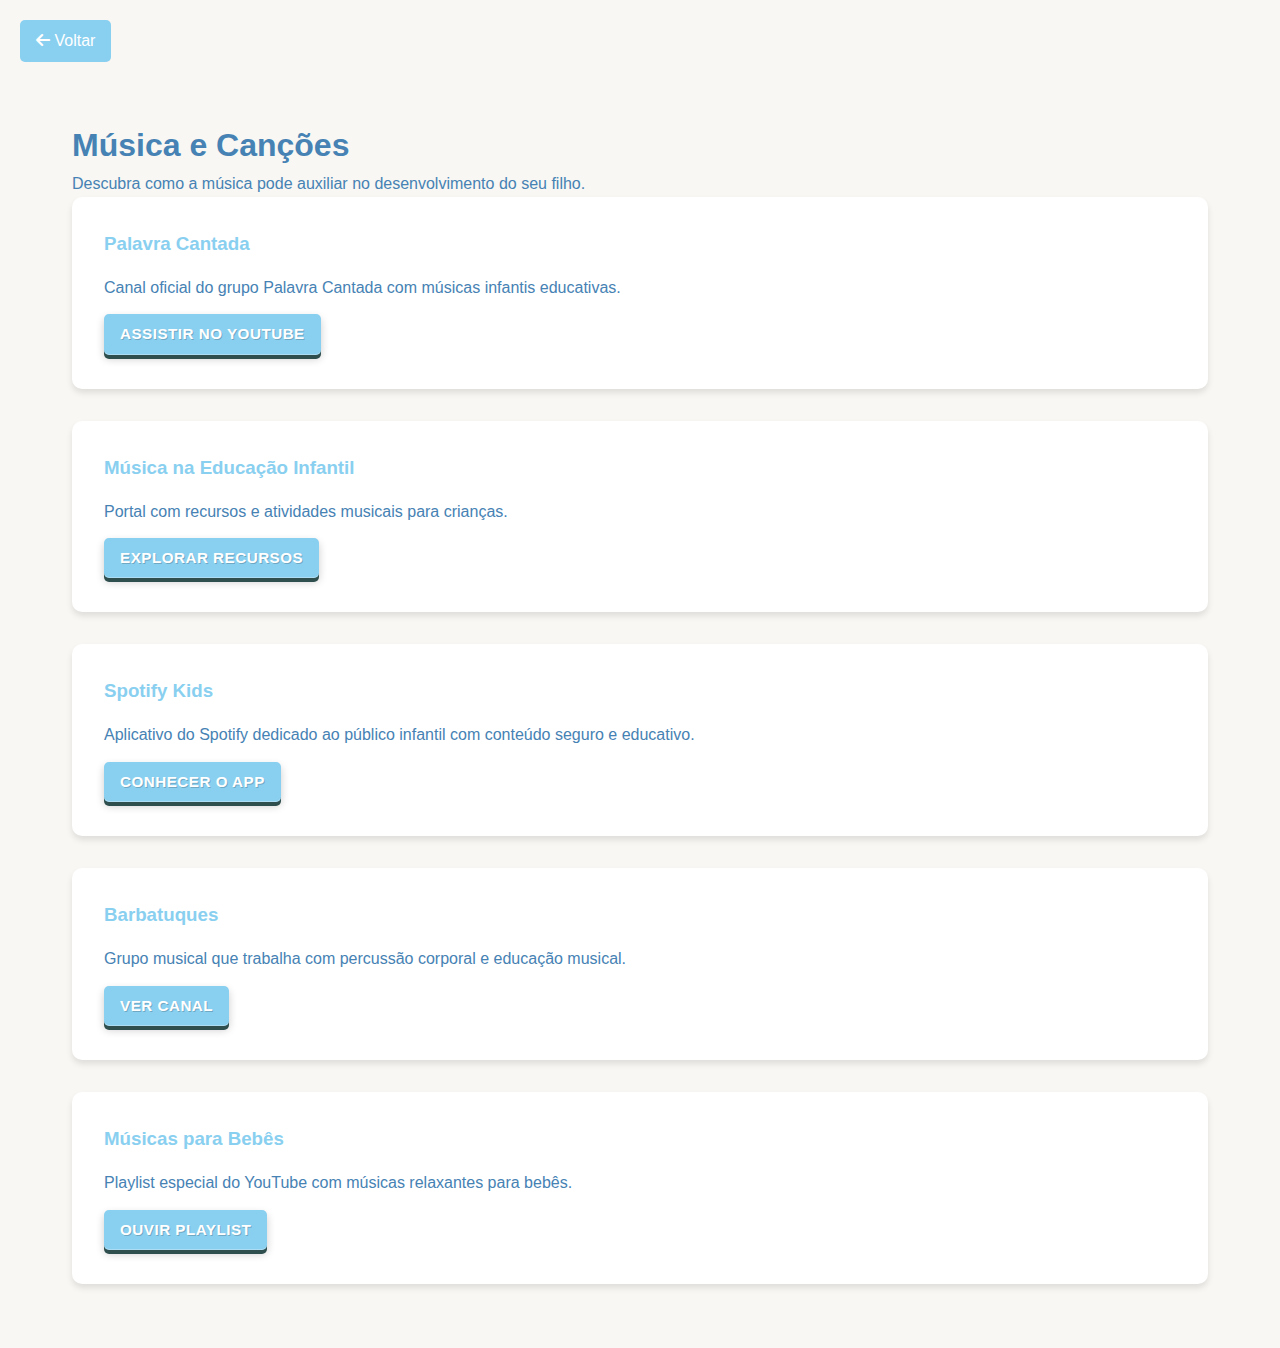
<file: musica.html>
<!DOCTYPE html>
<html lang="pt-BR">
<head>
    <meta charset="UTF-8">
    <meta name="viewport" content="width=device-width, initial-scale=1.0">
    <title>Música e Canções - CrescerBem</title>
    <link rel="stylesheet" href="styles.css">
    <link rel="stylesheet" href="https://cdnjs.cloudflare.com/ajax/libs/font-awesome/6.0.0/css/all.min.css">
    <style>
        .content-section {
            padding: 120px 2rem 2rem;
            max-width: 1200px;
            margin: 0 auto;
        }
        .resource-card {
            background: var(--white);
            border-radius: 10px;
            padding: 2rem;
            margin-bottom: 2rem;
            box-shadow: 0 4px 6px rgba(0,0,0,0.1);
        }
        .resource-card h3 {
            color: var(--primary-color);
            margin-bottom: 1rem;
        }
        .resource-link {
            display: inline-block;
            background: var(--primary-color);
            color: var(--white);
            padding: 0.5rem 1rem;
            border-radius: 5px;
            text-decoration: none;
            margin-top: 1rem;
            transition: background-color 0.3s ease;
        }
        .resource-link:hover {
            background: var(--secondary-color);
        }
        .back-button {
            position: fixed;
            top: 20px;
            left: 20px;
            background: var(--primary-color);
            color: var(--white);
            padding: 0.5rem 1rem;
            border-radius: 5px;
            text-decoration: none;
            z-index: 1001;
        }
    </style>
</head>
<body>
    <a href="index.html" class="back-button">
        <i class="fas fa-arrow-left"></i> Voltar
    </a>

    <main class="content-section">
        <h1>Música e Canções</h1>
        <p>Descubra como a música pode auxiliar no desenvolvimento do seu filho.</p>

        <div class="resource-card">
            <h3>Palavra Cantada</h3>
            <p>Canal oficial do grupo Palavra Cantada com músicas infantis educativas.</p>
            <a href="https://www.youtube.com/@palavracantada" target="_blank" class="resource-link">Assistir no YouTube</a>
        </div>

        <div class="resource-card">
            <h3>Música na Educação Infantil</h3>
            <p>Portal com recursos e atividades musicais para crianças.</p>
            <a href="https://www.youtube.com/@fabricandomusicaoficial" target="_blank" class="resource-link">Explorar Recursos</a>
        </div>

        <div class="resource-card">
            <h3>Spotify Kids</h3>
            <p>Aplicativo do Spotify dedicado ao público infantil com conteúdo seguro e educativo.</p>
            <a href="https://www.spotify.com/kids/" target="_blank" class="resource-link">Conhecer o App</a>
        </div>

        <div class="resource-card">
            <h3>Barbatuques</h3>
            <p>Grupo musical que trabalha com percussão corporal e educação musical.</p>
            <a href="https://www.youtube.com/user/barbatuques" target="_blank" class="resource-link">Ver Canal</a>
        </div>

        <div class="resource-card">
            <h3>Músicas para Bebês</h3>
            <p>Playlist especial do YouTube com músicas relaxantes para bebês.</p>
            <a href="https://www.youtube.com/channel/UC7LesmfW8QPP7mDYYLwW4Aw" target="_blank" class="resource-link">Ouvir Playlist</a>
        </div>
    </main>

    <script src="script.js"></script>
</body>
</html>
</file>
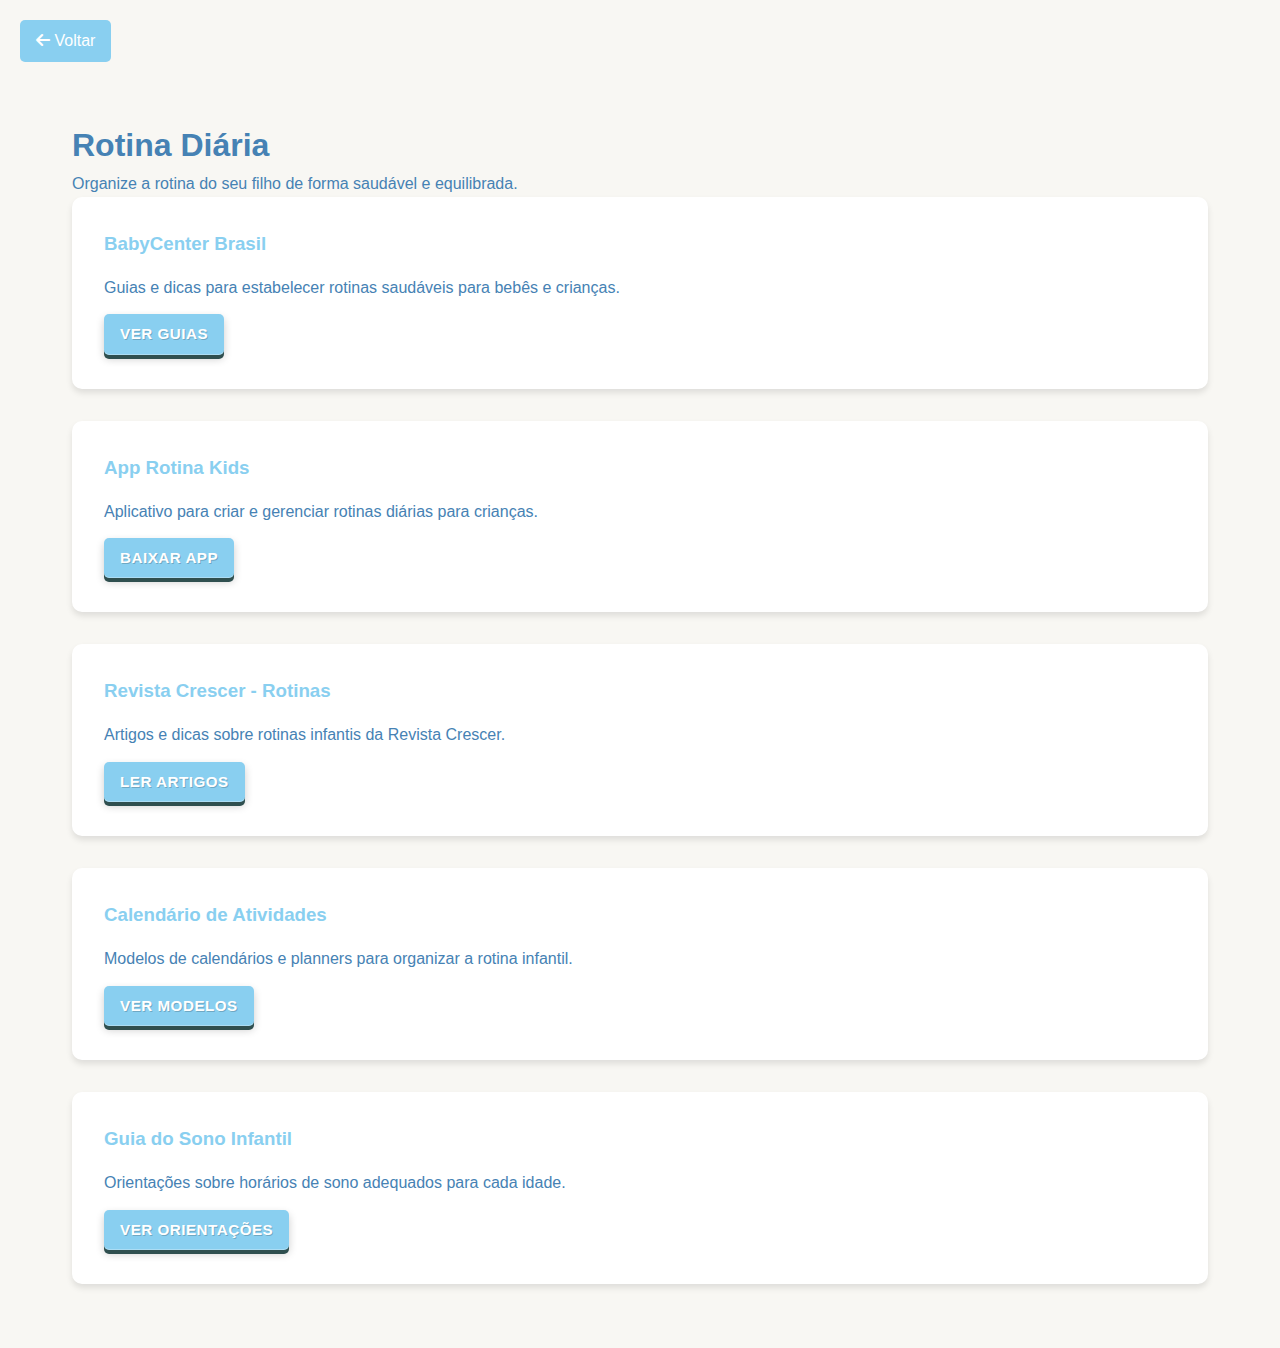
<file: rotina.html>
<!DOCTYPE html>
<html lang="pt-BR">
<head>
    <meta charset="UTF-8">
    <meta name="viewport" content="width=device-width, initial-scale=1.0">
    <title>Rotina Diária - CrescerBem</title>
    <link rel="stylesheet" href="styles.css">
    <link rel="stylesheet" href="https://cdnjs.cloudflare.com/ajax/libs/font-awesome/6.0.0/css/all.min.css">
    <style>
        .content-section {
            padding: 120px 2rem 2rem;
            max-width: 1200px;
            margin: 0 auto;
        }
        .resource-card {
            background: var(--white);
            border-radius: 10px;
            padding: 2rem;
            margin-bottom: 2rem;
            box-shadow: 0 4px 6px rgba(0,0,0,0.1);
        }
        .resource-card h3 {
            color: var(--primary-color);
            margin-bottom: 1rem;
        }
        .resource-link {
            display: inline-block;
            background: var(--primary-color);
            color: var(--white);
            padding: 0.5rem 1rem;
            border-radius: 5px;
            text-decoration: none;
            margin-top: 1rem;
            transition: background-color 0.3s ease;
        }
        .resource-link:hover {
            background: var(--secondary-color);
        }
        .back-button {
            position: fixed;
            top: 20px;
            left: 20px;
            background: var(--primary-color);
            color: var(--white);
            padding: 0.5rem 1rem;
            border-radius: 5px;
            text-decoration: none;
            z-index: 1001;
        }
    </style>
</head>
<body>
    <a href="index.html" class="back-button">
        <i class="fas fa-arrow-left"></i> Voltar
    </a>

    <main class="content-section">
        <h1>Rotina Diária</h1>
        <p>Organize a rotina do seu filho de forma saudável e equilibrada.</p>

        <div class="resource-card">
            <h3>BabyCenter Brasil</h3>
            <p>Guias e dicas para estabelecer rotinas saudáveis para bebês e crianças.</p>
            <a href="https://brasil.babycenter.com/rotina-do-bebe" target="_blank" class="resource-link">Ver Guias</a>
        </div>

        <div class="resource-card">
            <h3>App Rotina Kids</h3>
            <p>Aplicativo para criar e gerenciar rotinas diárias para crianças.</p>
            <a href="https://play.google.com/store/apps/details?id=com.rotinakids" target="_blank" class="resource-link">Baixar App</a>
        </div>

        <div class="resource-card">
            <h3>Revista Crescer - Rotinas</h3>
            <p>Artigos e dicas sobre rotinas infantis da Revista Crescer.</p>
            <a href="https://revistacrescer.globo.com/rotina/" target="_blank" class="resource-link">Ler Artigos</a>
        </div>

        <div class="resource-card">
            <h3>Calendário de Atividades</h3>
            <p>Modelos de calendários e planners para organizar a rotina infantil.</p>
            <a href="https://br.pinterest.com/search/pins/?q=rotina%20infantil%20planner" target="_blank" class="resource-link">Ver Modelos</a>
        </div>

        <div class="resource-card">
            <h3>Guia do Sono Infantil</h3>
            <p>Orientações sobre horários de sono adequados para cada idade.</p>
            <a href="https://www.sbp.com.br/especiais/pediatria-para-familias/desenvolvimento/sono/" target="_blank" class="resource-link">Ver Orientações</a>
        </div>
    </main>

    <script src="script.js"></script>
</body>
</html>
</file>
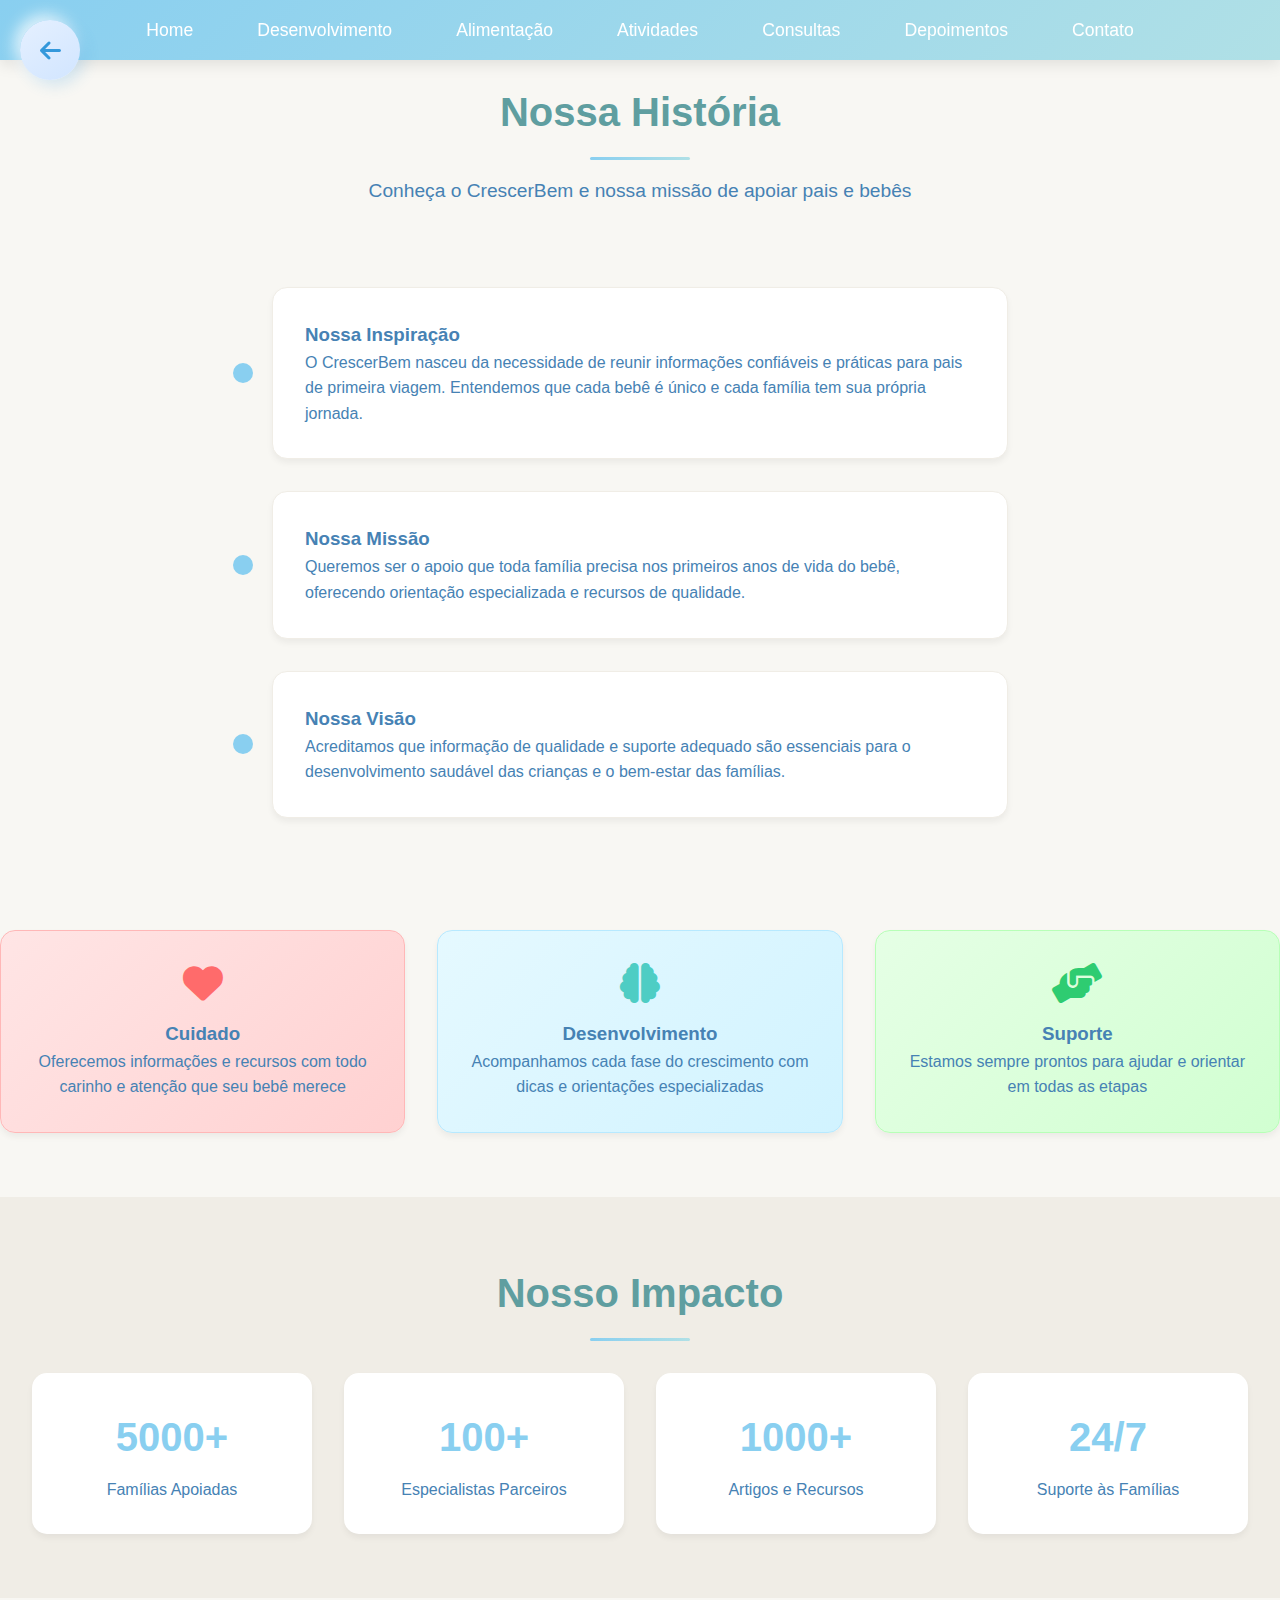
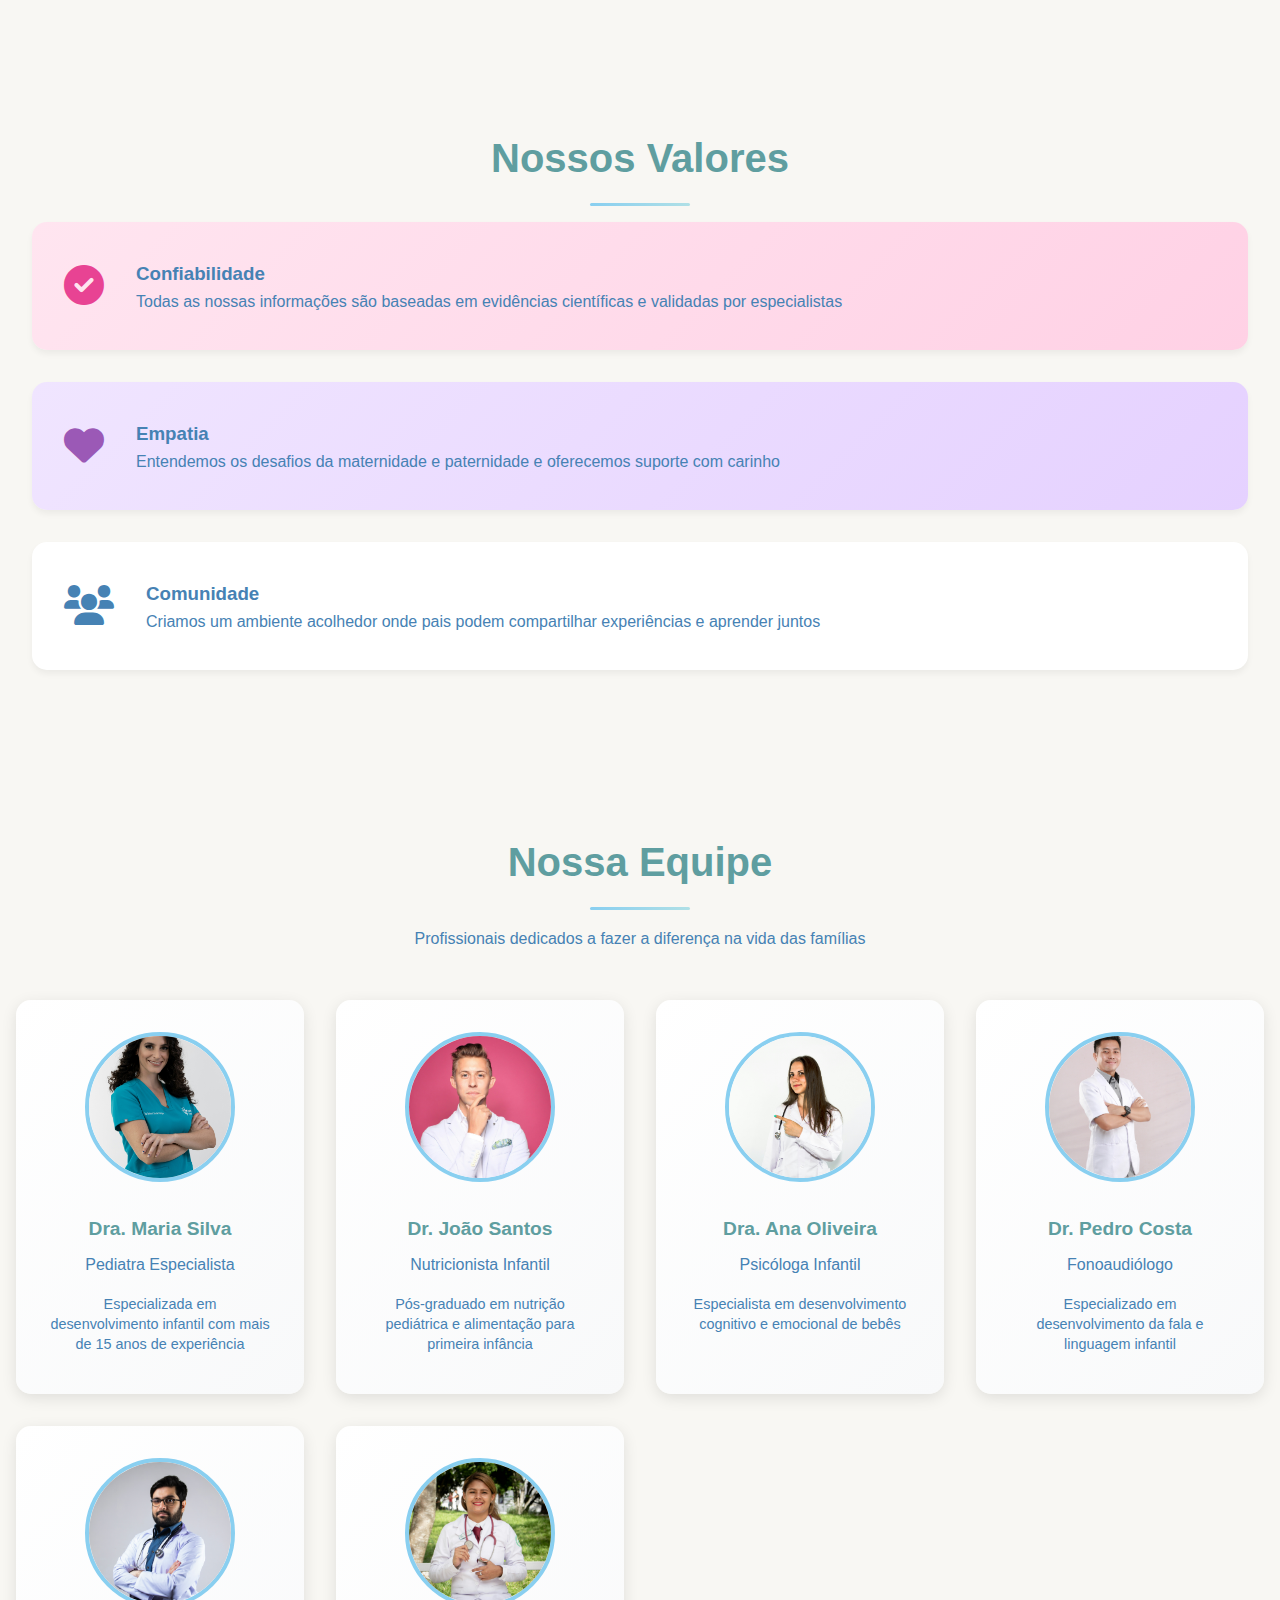
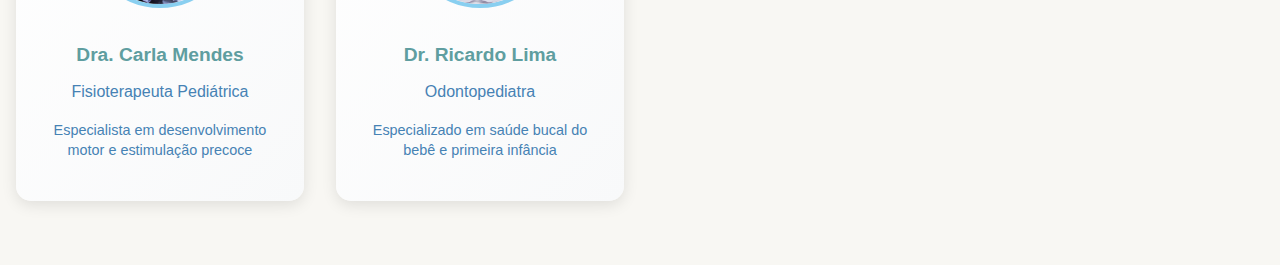
<file: sobre.html>
<!DOCTYPE html>
<html lang="pt-BR">
<head>
    <meta charset="UTF-8">
    <meta name="viewport" content="width=device-width, initial-scale=1.0">
    <title>Sobre Nós - CrescerBem</title>
    <link rel="stylesheet" href="styles.css">
    <link rel="stylesheet" href="https://cdnjs.cloudflare.com/ajax/libs/font-awesome/6.0.0/css/all.min.css">
    <style>
        /* Estilo para títulos principais */
        .content-section h1,
        .content-section h2,
        section h2 {
            text-align: center;
            color: var(--heading-color);
            font-size: 2.5rem;
            margin-bottom: 1rem;
            position: relative;
            padding-bottom: 1rem;
        }

        .content-section h1::after,
        .content-section h2::after,
        section h2::after {
            content: '';
            position: absolute;
            bottom: 0;
            left: 50%;
            transform: translateX(-50%);
            width: 100px;
            height: 3px;
            background: linear-gradient(to right, var(--primary-color), var(--secondary-color));
            border-radius: 2px;
        }

        .subtitle {
            text-align: center;
            color: var(--text-color);
            font-size: 1.2rem;
            margin-bottom: 3rem;
            max-width: 800px;
            margin-left: auto;
            margin-right: auto;
        }

        .timeline {
            position: relative;
            max-width: 800px;
            margin: 2rem auto;
            padding: 2rem;
        }

        .timeline-item {
            background: var(--white);
            border-radius: 15px;
            padding: 2rem;
            margin-bottom: 2rem;
            box-shadow: 0 4px 6px rgba(0,0,0,0.05);
            border: 1px solid var(--gray-light);
            position: relative;
            animation: fadeIn 0.5s ease forwards;
        }

        .timeline-item::before {
            content: '';
            position: absolute;
            width: 20px;
            height: 20px;
            background: var(--primary-color);
            border-radius: 50%;
            left: -40px;
            top: 50%;
            transform: translateY(-50%);
        }

        .mission-cards {
            display: grid;
            grid-template-columns: repeat(auto-fit, minmax(250px, 1fr));
            gap: 2rem;
            margin: 3rem 0;
        }

        .mission-card {
            background: var(--white);
            padding: 2rem;
            border-radius: 15px;
            text-align: center;
            box-shadow: 0 4px 6px rgba(0,0,0,0.05);
            border: 1px solid var(--gray-light);
            transition: all 0.3s ease;
        }

        .mission-card:hover {
            transform: translateY(-5px);
            border-color: var(--secondary-color);
        }

        .mission-card i {
            font-size: 2.5rem;
            color: var(--primary-color);
            margin-bottom: 1rem;
        }

        .team-section {
            text-align: center;
            margin: 4rem 0;
        }

        .team-grid {
            display: grid;
            grid-template-columns: repeat(auto-fit, minmax(250px, 1fr));
            gap: 2rem;
            margin-top: 3rem;
            padding: 0 1rem;
        }

        .team-member {
            background: linear-gradient(135deg, #fff 0%, #f8f9fa 100%);
            padding: 2rem;
            border-radius: 15px;
            box-shadow: 0 4px 15px rgba(0,0,0,0.1);
            transition: all 0.3s ease;
            text-align: center;
        }

        .team-member:hover {
            transform: translateY(-10px);
            box-shadow: 0 8px 25px rgba(0,0,0,0.15);
        }

        .team-member img {
            width: 150px;
            height: 150px;
            border-radius: 50%;
            margin-bottom: 1.5rem;
            border: 4px solid var(--primary-color);
            transition: all 0.3s ease;
            object-fit: cover;
        }

        .team-member:hover img {
            transform: scale(1.05);
            border-color: var(--secondary-color);
        }

        .team-member h3 {
            color: var(--heading-color);
            margin-bottom: 0.5rem;
            font-size: 1.2rem;
        }

        .team-member p {
            color: var(--text-color);
            margin-bottom: 0.5rem;
        }

        .member-description {
            font-size: 0.9rem;
            color: #666;
            line-height: 1.4;
            margin-top: 1rem;
        }

        .stats-section {
            background: var(--gray-light);
            padding: 4rem 2rem;
            margin: 4rem 0;
            text-align: center;
        }

        .stats-grid {
            display: grid;
            grid-template-columns: repeat(auto-fit, minmax(200px, 1fr));
            gap: 2rem;
            margin-top: 2rem;
        }

        .stat-item {
            background: var(--white);
            padding: 2rem;
            border-radius: 15px;
            box-shadow: 0 4px 6px rgba(0,0,0,0.05);
        }

        .stat-number {
            font-size: 2.5rem;
            color: var(--primary-color);
            font-weight: bold;
            margin-bottom: 0.5rem;
        }

        .values-section {
            padding: 4rem 2rem;
        }

        .value-card {
            background: var(--white);
            padding: 2rem;
            border-radius: 15px;
            margin-bottom: 2rem;
            box-shadow: 0 4px 6px rgba(0,0,0,0.05);
            display: flex;
            align-items: center;
            gap: 2rem;
            transition: all 0.3s ease;
        }

        .value-card:hover {
            transform: translateY(-5px);
            box-shadow: 0 8px 12px rgba(0,0,0,0.1);
        }

        .value-icon {
            font-size: 2.5rem;
            transition: transform 0.3s ease;
        }

        .value-card:hover .value-icon {
            transform: scale(1.1);
        }

        /* Card de Cuidado */
        .mission-card:nth-child(1) {
            background: linear-gradient(135deg, #FFE5E5 0%, #FFD1D1 100%);
            border-color: #FFB7B7;
        }

        .mission-card:nth-child(1) i {
            color: #FF6B6B;
        }

        .mission-card:nth-child(1):hover {
            transform: translateY(-5px);
            background: linear-gradient(135deg, #FFD1D1 0%, #FFB7B7 100%);
        }

        /* Card de Desenvolvimento */
        .mission-card:nth-child(2) {
            background: linear-gradient(135deg, #E5F9FF 0%, #D1F3FF 100%);
            border-color: #B7E9FF;
        }

        .mission-card:nth-child(2) i {
            color: #4ECDC4;
        }

        .mission-card:nth-child(2):hover {
            transform: translateY(-5px);
            background: linear-gradient(135deg, #D1F3FF 0%, #B7E9FF 100%);
        }

        /* Card de Suporte */
        .mission-card:nth-child(3) {
            background: linear-gradient(135deg, #E5FFE5 0%, #D1FFD1 100%);
            border-color: #B7FFB7;
        }

        .mission-card:nth-child(3) i {
            color: #2ECC71;
        }

        .mission-card:nth-child(3):hover {
            transform: translateY(-5px);
            background: linear-gradient(135deg, #D1FFD1 0%, #B7FFB7 100%);
        }

        /* Card de Confiabilidade */
        .value-card:nth-child(1) {
            background: linear-gradient(135deg, #E5F0FF 0%, #D1E5FF 100%);
            border-color: #B7D4FF;
        }

        .value-card:nth-child(1) .value-icon {
            color: #3498DB;
        }

        /* Card de Empatia */
        .value-card:nth-child(2) {
            background: linear-gradient(135deg, #FFE5F0 0%, #FFD1E5 100%);
            border-color: #FFB7D4;
        }

        .value-card:nth-child(2) .value-icon {
            color: #E84393;
        }

        /* Card de Comunidade */
        .value-card:nth-child(3) {
            background: linear-gradient(135deg, #F0E5FF 0%, #E5D1FF 100%);
            border-color: #D4B7FF;
        }

        .value-card:nth-child(3) .value-icon {
            color: #9B59B6;
        }

        /* Estilo do Menu Superior */
        .menu-superior {
            position: fixed;
            top: 0;
            left: 0;
            right: 0;
            background: linear-gradient(135deg, var(--primary-color), var(--secondary-color));
            padding: 1rem 2rem;
            z-index: 1000;
            box-shadow: 0 4px 15px rgba(0,0,0,0.1);
            display: flex;
            justify-content: space-between;
            align-items: center;
        }

        .menu-links {
            display: flex;
            gap: 2rem;
            margin: 0 auto;
            padding: 0;
            list-style: none;
        }

        .menu-links a {
            color: white;
            text-decoration: none;
            font-weight: 500;
            font-size: 1.1rem;
            padding: 0.5rem 1rem;
            border-radius: 25px;
            transition: all 0.3s ease;
        }

        .menu-links a:hover {
            background: rgba(255,255,255,0.2);
            transform: translateY(-2px);
        }

        /* Botão Voltar 3D */
        .back-button {
            position: fixed;
            top: 20px;
            left: 20px;
            width: 60px;
            height: 60px;
            background: linear-gradient(145deg, #E5F0FF, #D1E5FF);
            border-radius: 50%;
            display: flex;
            align-items: center;
            justify-content: center;
            color: #3498DB;
            text-decoration: none;
            font-size: 1.5rem;
            box-shadow: 
                5px 5px 15px rgba(52, 152, 219, 0.2),
                -5px -5px 15px rgba(255, 255, 255, 0.8);
            transition: all 0.3s ease;
            z-index: 1001;
            border: none;
            cursor: pointer;
        }

        .back-button:hover {
            transform: translateY(-5px) translateX(-5px);
            background: linear-gradient(145deg, #D1E5FF, #B7D4FF);
            color: #2980B9;
            box-shadow: 
                8px 8px 20px rgba(52, 152, 219, 0.3),
                -8px -8px 20px rgba(255, 255, 255, 0.9);
        }

        .back-button:active {
            transform: translateY(0) translateX(0);
            box-shadow: inset 2px 2px 5px rgba(52, 152, 219, 0.2);
        }

        .back-button i {
            transition: all 0.3s ease;
        }

        .back-button:hover i {
            transform: scale(0.8) translateX(-5px);
        }

        /* Ajuste do padding do conteúdo principal */
        main {
            padding-top: 80px;
        }
    </style>
</head>
<body>
    <!-- Menu Superior -->
    <nav class="menu-superior">
        <ul class="menu-links">
            <li><a href="index.html">Home</a></li>
            <li><a href="desenvolvimento.html">Desenvolvimento</a></li>
            <li><a href="alimentacao.html">Alimentação</a></li>
            <li><a href="atividades.html">Atividades</a></li>
            <li><a href="consulta.html">Consultas</a></li>
            <li><a href="depoimentos.html">Depoimentos</a></li>
            <li><a href="contato.html">Contato</a></li>
        </ul>
    </nav>

    <!-- Botão Voltar 3D -->
    <a href="index.html" class="back-button">
        <i class="fas fa-arrow-left"></i>
    </a>

    <main class="content-section">
        <h1>Nossa História</h1>
        <p class="subtitle">Conheça o CrescerBem e nossa missão de apoiar pais e bebês</p>

        <div class="timeline">
            <div class="timeline-item">
                <h3>Nossa Inspiração</h3>
                <p>O CrescerBem nasceu da necessidade de reunir informações confiáveis e práticas para pais de primeira viagem. Entendemos que cada bebê é único e cada família tem sua própria jornada.</p>
            </div>

            <div class="timeline-item">
                <h3>Nossa Missão</h3>
                <p>Queremos ser o apoio que toda família precisa nos primeiros anos de vida do bebê, oferecendo orientação especializada e recursos de qualidade.</p>
            </div>

            <div class="timeline-item">
                <h3>Nossa Visão</h3>
                <p>Acreditamos que informação de qualidade e suporte adequado são essenciais para o desenvolvimento saudável das crianças e o bem-estar das famílias.</p>
            </div>
        </div>

        <section class="mission-cards">
            <div class="mission-card">
                <i class="fas fa-heart"></i>
                <h3>Cuidado</h3>
                <p>Oferecemos informações e recursos com todo carinho e atenção que seu bebê merece</p>
            </div>

            <div class="mission-card">
                <i class="fas fa-brain"></i>
                <h3>Desenvolvimento</h3>
                <p>Acompanhamos cada fase do crescimento com dicas e orientações especializadas</p>
            </div>

            <div class="mission-card">
                <i class="fas fa-hands-helping"></i>
                <h3>Suporte</h3>
                <p>Estamos sempre prontos para ajudar e orientar em todas as etapas</p>
            </div>
        </section>

        <section class="stats-section">
            <h2>Nosso Impacto</h2>
            <div class="stats-grid">
                <div class="stat-item">
                    <div class="stat-number">5000+</div>
                    <p>Famílias Apoiadas</p>
                </div>
                <div class="stat-item">
                    <div class="stat-number">100+</div>
                    <p>Especialistas Parceiros</p>
                </div>
                <div class="stat-item">
                    <div class="stat-number">1000+</div>
                    <p>Artigos e Recursos</p>
                </div>
                <div class="stat-item">
                    <div class="stat-number">24/7</div>
                    <p>Suporte às Famílias</p>
                </div>
            </div>
        </section>

        <section class="values-section">
            <h2>Nossos Valores</h2>
            <div class="value-card">
                <div class="value-icon">
                    <i class="fas fa-check-circle"></i>
                </div>
                <div class="value-content">
                    <h3>Confiabilidade</h3>
                    <p>Todas as nossas informações são baseadas em evidências científicas e validadas por especialistas</p>
                </div>
            </div>

            <div class="value-card">
                <div class="value-icon">
                    <i class="fas fa-heart"></i>
                </div>
                <div class="value-content">
                    <h3>Empatia</h3>
                    <p>Entendemos os desafios da maternidade e paternidade e oferecemos suporte com carinho</p>
                </div>
            </div>

            <div class="value-card">
                <div class="value-icon">
                    <i class="fas fa-users"></i>
                </div>
                <div class="value-content">
                    <h3>Comunidade</h3>
                    <p>Criamos um ambiente acolhedor onde pais podem compartilhar experiências e aprender juntos</p>
                </div>
            </div>
        </section>

        <section class="team-section">
            <h2>Nossa Equipe</h2>
            <p>Profissionais dedicados a fazer a diferença na vida das famílias</p>
            <div class="team-grid">
                <div class="team-member">
                    <img src="imagens/tmvmnt-media-rm7rZYdl3rY-unsplash.jpg" alt="Dra. Maria Silva">
                    <h3>Dra. Maria Silva</h3>
                    <p>Pediatra Especialista</p>
                    <p class="member-description">Especializada em desenvolvimento infantil com mais de 15 anos de experiência</p>
                </div>
                <div class="team-member">
                    <img src="imagens/austin-distel-7bMdiIqz_J4-unsplash.jpg" alt="Dr. João Santos">
                    <h3>Dr. João Santos</h3>
                    <p>Nutricionista Infantil</p>
                    <p class="member-description">Pós-graduado em nutrição pediátrica e alimentação para primeira infância</p>
                </div>
                <div class="team-member">
                    <img src="imagens/bermix-studio-ODM_VsTM2QQ-unsplash.jpg" alt="Dra. Ana Oliveira">
                    <h3>Dra. Ana Oliveira</h3>
                    <p>Psicóloga Infantil</p>
                    <p class="member-description">Especialista em desenvolvimento cognitivo e emocional de bebês</p>
                </div>
                <div class="team-member">
                    <img src="imagens/dalton-ngangi-ZCztndOWdjs-unsplash.jpg" alt="Dr. Pedro Costa">
                    <h3>Dr. Pedro Costa</h3>
                    <p>Fonoaudiólogo</p>
                    <p class="member-description">Especializado em desenvolvimento da fala e linguagem infantil</p>
                </div>
                <div class="team-member">
                    <img src="imagens/usman-yousaf-SakqLf78KVo-unsplash.jpg" alt="Dra. Carla Mendes">
                    <h3>Dra. Carla Mendes</h3>
                    <p>Fisioterapeuta Pediátrica</p>
                    <p class="member-description">Especialista em desenvolvimento motor e estimulação precoce</p>
                </div>
                <div class="team-member">
                    <img src="imagens/siednji-leon-lnlSIsiSjjc-unsplash.jpg" alt="Dr. Ricardo Lima">
                    <h3>Dr. Ricardo Lima</h3>
                    <p>Odontopediatra</p>
                    <p class="member-description">Especializado em saúde bucal do bebê e primeira infância</p>
                </div>
            </div>
        </section>
    </main>

    <script src="script.js"></script>
</body>
</html>
</file>
<file: styles.css>
/* ==========================================================================
   IMPORTAÇÃO DE FONTES
   ========================================================================== */
@import url('https://fonts.cdnfonts.com/css/chubby-cheeks');

/* ==========================================================================
   VARIÁVEIS GLOBAIS DE CORES
   ========================================================================== */
:root {
    /* Cores principais do tema */
    --primary-color: #89CFF0;    /* Azul bebê - Cor principal */
    --secondary-color: #B0E0E6;   /* Azul pó - Cor secundária */
    --background-color: #F8F7F3;  /* Bege claro - Fundo geral */
    --text-color: #4682B4;       /* Azul aço claro - Texto principal */
    --white: #FFFFFF;
    --gray-light: #F0EDE6;       /* Bege mais claro - Elementos sutis */
    --gray-dark: #7B9EB3;        /* Azul acinzentado - Elementos de destaque */
    --accent-color: #ADD8E6;     /* Azul claro - Acentuação */
    --heading-color: #5F9EA0;    /* Azul cadet - Títulos */
    
    /* Cores específicas para botões 3D */
    --button-top: #89CFF0;       /* Gradiente superior */
    --button-bottom: #4682B4;    /* Gradiente inferior */
    --button-shadow: #2F4F4F;    /* Sombra dos botões */
    --button-shine: rgba(255,255,255,0.3); /* Brilho dos botões */

    /* Cores para ícones dos cards de serviços */
    --icon-alimentacao: #FF6B6B;     /* Vermelho suave - Alimentação */
    --icon-desenvolvimento: #4ECDC4;  /* Turquesa - Desenvolvimento */
    --icon-atividades: #FFD93D;       /* Amarelo - Atividades */
    --icon-musica: #FF8E3C;          /* Laranja - Música */
    --icon-rotina: #6C5CE7;          /* Roxo - Rotina */
    --icon-consulta: #A8E6CF;        /* Verde menta - Consulta */

    /* Cores para ícones de redes sociais */
    --facebook-color: #1877F2;
    --instagram-color: #E4405F;
    --youtube-color: #FF0000;
    --tiktok-color: #000000;
}

/* ==========================================================================
   RESET E CONFIGURAÇÕES BÁSICAS
   ========================================================================== */
* {
    margin: 0;
    padding: 0;
    box-sizing: border-box;
    font-family: 'Chubby Cheeks', 'Segoe UI', Tahoma, Geneva, Verdana, sans-serif;
}

body {
    background-color: var(--background-color);
    color: var(--text-color);
    line-height: 1.6;
}

/* ==========================================================================
   NAVEGAÇÃO - HEADER E NAVBAR
   ========================================================================== */
.navbar {
    background-color: rgba(255, 255, 255, 0.95);
    backdrop-filter: blur(10px);
    -webkit-backdrop-filter: blur(10px);
    padding: 1rem 2rem;
    display: flex;
    justify-content: space-between;
    align-items: center;
    box-shadow: 0 2px 15px rgba(0,0,0,0.1);
    position: fixed;
    width: 100%;
    top: 0;
    left: 0;
    z-index: 1000;
    transition: all 0.3s ease;
}

.navbar.scrolled {
    padding: 0.8rem 2rem;
    background-color: rgba(255, 255, 255, 0.98);
    box-shadow: 0 2px 20px rgba(0,0,0,0.15);
}

/* Estilização do logo */
.logo {
    display: flex;
    align-items: center;
}

.logo a {
    display: flex;
    align-items: center;
    text-decoration: none;
    gap: 1rem;
}

.logo-img {
    width: 40px;
    height: 40px;
    object-fit: contain;
    transition: all 0.3s ease;
}

.navbar.scrolled .logo-img {
    width: 35px;
    height: 35px;
}

.logo h1 {
    color: var(--heading-color);
    font-size: 1.5rem;
    font-weight: 600;
    transition: all 0.3s ease;
}

.navbar.scrolled .logo h1 {
    font-size: 1.3rem;
}

/* Links de navegação */
.nav-links {
    display: flex;
    list-style: none;
    gap: 2rem;
    margin: 0;
    padding: 0;
}

.nav-links a {
    text-decoration: none;
    color: var(--text-color);
    font-weight: 500;
    transition: all 0.3s ease;
    position: relative;
    padding: 0.5rem 0;
}

.nav-links a::after {
    content: '';
    position: absolute;
    bottom: 0;
    left: 0;
    width: 0;
    height: 2px;
    background-color: var(--primary-color);
    transition: width 0.3s ease;
}

.nav-links a:hover::after {
    width: 100%;
}

/* Menu mobile */
.burger {
    display: none;
    cursor: pointer;
    z-index: 1001;
}

.burger div {
    width: 25px;
    height: 3px;
    background-color: var(--text-color);
    margin: 5px;
    transition: all 0.3s ease;
}

/* Estilos para dispositivos móveis */
@media screen and (max-width: 768px) {
    .navbar {
        padding: 1rem;
    }

    .burger {
        display: block;
    }

    .nav-links {
        position: fixed;
        top: 0;
        right: -100%;
        height: 100vh;
        background: rgba(255, 255, 255, 0.98);
        backdrop-filter: blur(10px);
        -webkit-backdrop-filter: blur(10px);
        flex-direction: column;
        align-items: center;
        justify-content: center;
        width: 80%;
        transition: right 0.5s ease;
        box-shadow: -5px 0 15px rgba(0,0,0,0.1);
    }

    .nav-links.active {
        right: 0;
    }

    .nav-links li {
        opacity: 0;
        transform: translateX(50px);
    }

    .nav-links a {
        font-size: 1.2rem;
    }

    /* Animação do menu burger */
    .burger.active div:nth-child(1) {
        transform: rotate(-45deg) translate(-5px, 6px);
    }

    .burger.active div:nth-child(2) {
        opacity: 0;
    }

    .burger.active div:nth-child(3) {
        transform: rotate(45deg) translate(-5px, -6px);
    }

    /* Animação dos links */
    @keyframes navLinkFade {
        from {
            opacity: 0;
            transform: translateX(50px);
        }
        to {
            opacity: 1;
            transform: translateX(0);
        }
    }

    .nav-links li.fade {
        animation: navLinkFade 0.5s ease forwards;
    }
}

/* Ajustes gerais para mobile */
@media screen and (max-width: 768px) {
    /* Ajuste do padding principal para compensar o menu fixo */
    main {
        padding-top: 70px;
    }

    /* Ajuste do carrossel */
    .carousel-content h1 {
        font-size: 2rem;
    }

    .carousel-content p {
        font-size: 1rem;
    }

    /* Ajuste dos cards de serviços */
    .cards-container {
        grid-template-columns: 1fr;
        padding: 0 1rem;
    }

    /* Ajuste da seção sobre */
    .sobre-container {
        grid-template-columns: 1fr;
        padding: 0 1rem;
    }

    .sobre-destaques {
        grid-template-columns: 1fr;
    }

    /* Ajuste do footer */
    .footer-content {
        grid-template-columns: 1fr;
        text-align: center;
    }

    .social-icons {
        justify-content: center;
    }
}

/* ==========================================================================
   SEÇÃO HERO COM CARROSSEL
   ========================================================================== */
.hero {
    height: 100vh;
    position: relative;
    overflow: hidden;
}

.carousel {
    width: 100%;
    height: 100%;
    position: relative;
}

.carousel-inner {
    width: 100%;
    height: 100%;
    position: relative;
}

.carousel-item {
    position: absolute;
    top: 0;
    left: 0;
    width: 100%;
    height: 100%;
    opacity: 0;
    transition: opacity 0.5s ease-in-out;
    display: flex;
    align-items: center;
    justify-content: center;
}

.carousel-item.active {
    opacity: 1;
}

.carousel-item img {
    position: absolute;
    top: 0;
    left: 0;
    width: 100%;
    height: 100%;
    object-fit: cover;
    z-index: -1;
    filter: blur(3px);
    transform: scale(1.1);
}

.carousel-item::before {
    display: none;  /* Remove o overlay azul */
}

.carousel-content {
    position: relative;
    z-index: 1;
    text-align: center;
    color: #000000;
    padding: 0 2rem;
    max-width: 800px;
    font-family: 'Chubby Cheeks', sans-serif;
}

.carousel-content h1 {
    font-size: 3.5rem;
    margin-bottom: 1rem;
    color: #000000;
    font-weight: 800;
    text-shadow: 2px 2px 4px rgba(255,255,255,0.3);
    font-family: 'Chubby Cheeks', sans-serif;
}

.carousel-content p {
    font-size: 1.4rem;
    margin-bottom: 2rem;
    font-weight: 600;
    color: #000000;
    font-family: 'Chubby Cheeks', sans-serif;
}

.carousel-button {
    position: absolute;
    top: 50%;
    transform: translateY(-50%);
    background: rgba(255, 255, 255, 0.3);
    border: none;
    width: 50px;
    height: 50px;
    border-radius: 50%;
    cursor: pointer;
    display: flex;
    align-items: center;
    justify-content: center;
    color: var(--white);
    font-size: 1.5rem;
    transition: background-color 0.3s ease;
    z-index: 2;
}

.carousel-button:hover {
    background: rgba(255, 255, 255, 0.5);
}

.carousel-button.prev {
    left: 20px;
}

.carousel-button.next {
    right: 20px;
}

.carousel-indicators {
    position: absolute;
    bottom: 20px;
    left: 50%;
    transform: translateX(-50%);
    display: flex;
    gap: 10px;
    z-index: 2;
}

.indicator {
    width: 12px;
    height: 12px;
    border-radius: 50%;
    border: 2px solid var(--white);
    background: transparent;
    cursor: pointer;
    transition: background-color 0.3s ease;
}

.indicator.active {
    background: var(--white);
}

@media screen and (max-width: 768px) {
    .carousel-content h1 {
        font-size: 2.5rem;
    }

    .carousel-content p {
        font-size: 1.2rem;
    }

    .carousel-button {
        width: 40px;
        height: 40px;
        font-size: 1.2rem;
    }
}

/* ==========================================================================
   SEÇÃO DE SERVIÇOS
   ========================================================================== */
.servicos {
    padding: 5rem 2rem;
}

.servicos h2 {
    text-align: center;
    margin-bottom: 3rem;
    color: var(--heading-color);
}

.cards-container {
    display: grid;
    grid-template-columns: repeat(auto-fit, minmax(250px, 1fr));
    gap: 2rem;
    max-width: 1200px;
    margin: 0 auto;
}

.card {
    background: var(--white);
    padding: 2rem;
    border-radius: 15px;
    box-shadow: 0 8px 16px rgba(0,0,0,0.1);
    text-align: center;
    transition: all 0.3s ease;
    cursor: pointer;
    border: 3px solid transparent;
    position: relative;
    overflow: hidden;
}

.card:hover {
    transform: translateY(-10px) scale(1.02);
    border-color: var(--primary-color);
    box-shadow: 0 12px 20px rgba(0,0,0,0.15);
}

.card i {
    font-size: 3rem;
    color: var(--primary-color);
    margin-bottom: 1.5rem;
    transition: all 0.3s ease;
    display: inline-block;
}

/* Cores específicas para cada ícone dos cards */
.card:nth-child(1) i {
    color: var(--icon-alimentacao);
    text-shadow: 2px 2px 4px rgba(255,107,107,0.3);
}

.card:nth-child(2) i {
    color: var(--icon-desenvolvimento);
    text-shadow: 2px 2px 4px rgba(78,205,196,0.3);
}

.card:nth-child(3) i {
    color: var(--icon-atividades);
    text-shadow: 2px 2px 4px rgba(255,217,61,0.3);
}

.card:nth-child(4) i {
    color: var(--icon-musica);
    text-shadow: 2px 2px 4px rgba(255,142,60,0.3);
}

.card:nth-child(5) i {
    color: var(--icon-rotina);
    text-shadow: 2px 2px 4px rgba(108,92,231,0.3);
}

.card:nth-child(6) i {
    color: var(--icon-consulta);
    text-shadow: 2px 2px 4px rgba(168,230,207,0.3);
}

.card:hover i {
    animation: pulsar 1s infinite;
    filter: brightness(1.2);
}

@keyframes pulsar {
    0% {
        transform: scale(1.2) rotate(10deg);
        filter: brightness(1);
    }
    50% {
        transform: scale(1.4) rotate(-5deg);
        filter: brightness(1.3);
    }
    100% {
        transform: scale(1.2) rotate(10deg);
        filter: brightness(1);
    }
}

.card::before {
    content: '';
    position: absolute;
    top: -50%;
    left: -50%;
    width: 200%;
    height: 200%;
    background: radial-gradient(circle, var(--button-shine) 0%, transparent 70%);
    opacity: 0;
    transition: opacity 0.3s ease;
    pointer-events: none;
}

.card:hover::before {
    opacity: 0.7;
}

.card h3 {
    color: var(--heading-color);
    margin-bottom: 0.8rem;
    font-size: 1.4rem;
    transition: color 0.3s ease;
}

.card:hover h3 {
    color: var(--button-top);
}

.card p {
    color: var(--text-color);
    font-size: 1.1rem;
}

/* ==========================================================================
   SEÇÃO SOBRE
   ========================================================================== */
.sobre {
    padding: 5rem 2rem;
    background-color: var(--white);
}

.sobre-container {
    max-width: 1200px;
    margin: 0 auto;
    display: grid;
    grid-template-columns: 1fr 1fr;
    gap: 4rem;
    align-items: center;
}

.sobre-texto {
    padding-right: 2rem;
}

.sobre-texto h2 {
    color: var(--heading-color);
    font-size: 2.5rem;
    margin-bottom: 1.5rem;
}

.sobre-texto p {
    color: var(--text-color);
    font-size: 1.1rem;
    margin-bottom: 1.5rem;
    line-height: 1.8;
}

.sobre-destaques {
    display: grid;
    grid-template-columns: repeat(3, 1fr);
    gap: 2rem;
    margin: 3rem 0;
}

.destaque {
    text-align: center;
    padding: 1.5rem;
    border-radius: 15px;
    background: var(--gray-light);
    transition: transform 0.3s ease;
}

.destaque:hover {
    transform: translateY(-5px);
}

.destaque i {
    font-size: 2rem;
    color: var(--primary-color);
    margin-bottom: 1rem;
}

.destaque h3 {
    color: var(--heading-color);
    font-size: 1.2rem;
    margin-bottom: 0.5rem;
}

.destaque p {
    color: var(--text-color);
    font-size: 0.9rem;
    line-height: 1.6;
}

.sobre-imagem {
    position: relative;
    border-radius: 20px;
    overflow: hidden;
    box-shadow: 0 10px 20px rgba(0,0,0,0.1);
}

.sobre-imagem img {
    width: 100%;
    height: 100%;
    object-fit: cover;
    border-radius: 20px;
    transition: transform 0.3s ease;
}

.sobre-imagem:hover img {
    transform: scale(1.05);
}

.btn-saiba-mais {
    display: inline-block;
    background: linear-gradient(to bottom, var(--button-top) 0%, var(--button-bottom) 100%);
    color: #000000;
    padding: 1rem 2rem;
    border-radius: 30px;
    text-decoration: none;
    font-weight: 600;
    transition: all 0.3s ease;
    box-shadow: 
        inset 0 -2px 0 var(--button-shine),
        0 4px 0 var(--button-shadow),
        0 8px 15px rgba(0,0,0,0.1);
}

.btn-saiba-mais:hover {
    transform: translateY(-2px);
    box-shadow: 
        inset 0 -2px 0 var(--button-shine),
        0 6px 0 var(--button-shadow),
        0 12px 20px rgba(0,0,0,0.15);
}

@media screen and (max-width: 768px) {
    .sobre-container {
        grid-template-columns: 1fr;
        gap: 2rem;
    }

    .sobre-texto {
        padding-right: 0;
    }

    .sobre-destaques {
        grid-template-columns: 1fr;
    }

    .sobre-imagem {
        height: 300px;
    }
}

/* ==========================================================================
   NOTIFICAÇÕES
   ========================================================================== */
.notificacao {
    position: fixed;
    bottom: 20px;
    right: 20px;
    background: var(--primary-color);
    color: #000000;
    padding: 1rem 2rem;
    border-radius: 8px;
    box-shadow: 0 4px 6px rgba(0,0,0,0.1);
    animation: slideIn 0.3s ease, fadeOut 0.3s ease 2.7s;
    z-index: 1000;
}

@keyframes slideIn {
    from {
        transform: translateX(100%);
        opacity: 0;
    }
    to {
        transform: translateX(0);
        opacity: 1;
    }
}

@keyframes fadeOut {
    from {
        opacity: 1;
    }
    to {
        opacity: 0;
    }
}

.badge-carrinho {
    position: absolute;
    top: -8px;
    right: -8px;
    background: var(--primary-color);
    color: #000000;
    width: 20px;
    height: 20px;
    border-radius: 50%;
    display: flex;
    align-items: center;
    justify-content: center;
    font-size: 0.8rem;
}

/* ==========================================================================
   SEÇÃO DE CONTATO
   ========================================================================== */
.contato {
    padding: 5rem 2rem;
}

.contato h2 {
    text-align: center;
    margin-bottom: 3rem;
    color: var(--heading-color);
}

.contato-container {
    max-width: 600px;
    margin: 0 auto;
}

/* Formulário de contato */
#contato-form {
    display: flex;
    flex-direction: column;
    gap: 1rem;
}

#contato-form input,
#contato-form textarea {
    padding: 1rem;
    border: 1px solid var(--gray-light);
    border-radius: 8px;
    font-size: 1rem;
    transition: border-color 0.3s ease;
}

#contato-form input:focus,
#contato-form textarea:focus {
    outline: none;
    border-color: var(--secondary-color);
}

#contato-form button {
    background: linear-gradient(45deg, var(--button-top), var(--button-bottom));
    background-size: 200% 200%;
    color: #000000;
    padding: 12px 24px;
    border: none;
    border-radius: 8px;
    cursor: pointer;
    font-size: 1rem;
    font-weight: 600;
    text-transform: uppercase;
    letter-spacing: 0.5px;
    box-shadow: 
        inset 0 -1px 0 var(--button-shine),
        0 4px 0 var(--button-shadow),
        0 4px 8px rgba(0,0,0,0.2);
    transition: all 0.3s ease;
}

#contato-form button:hover {
    transform: translateY(-2px);
    box-shadow: 
        inset 0 -1px 0 var(--button-shine),
        0 5px 0 var(--button-shadow),
        0 6px 10px rgba(0,0,0,0.25);
}

#contato-form button:active {
    transform: translateY(1px);
    box-shadow: 
        inset 0 -1px 0 var(--button-shine),
        0 1px 0 var(--button-shadow),
        0 2px 4px rgba(0,0,0,0.2);
}

@keyframes gradientMove {
    0% {
        background-position: 0% 50%;
    }
    50% {
        background-position: 100% 50%;
    }
    100% {
        background-position: 0% 50%;
    }
}

/* ==========================================================================
   FOOTER E REDES SOCIAIS
   ========================================================================== */
footer {
    background-color: var(--primary-color);
    color: #000000;
    padding: 4rem 2rem 1rem;
}

.footer-content {
    display: grid;
    grid-template-columns: repeat(auto-fit, minmax(200px, 1fr));
    gap: 2rem;
    max-width: 1200px;
    margin: 0 auto;
}

.footer-section h3 {
    margin-bottom: 1rem;
    color: #000000;
}

.footer-section ul {
    list-style: none;
}

.footer-section a {
    color: #000000;
    text-decoration: none;
    transition: opacity 0.3s ease;
}

.footer-section a:hover {
    opacity: 0.8;
}

/* Ícones de redes sociais */
.social-icons {
    display: flex;
    gap: 1rem;
    font-size: 1.5rem;
}

.footer-bottom {
    text-align: center;
    margin-top: 3rem;
    padding-top: 1rem;
    border-top: 1px solid rgba(0,0,0,0.1);
    color: #000000;
}

/* ==========================================================================
   ANIMAÇÕES E EFEITOS
   ========================================================================== */
@keyframes fadeIn {
    from {
        opacity: 0;
        transform: translateY(20px);
    }
    to {
        opacity: 1;
        transform: translateY(0);
    }
}

.card, .produto {
    animation: fadeIn 0.5s ease forwards;
}

/* ==========================================================================
   UTILITÁRIOS E CLASSES AUXILIARES
   ========================================================================== */
.back-button {
    position: fixed;
    top: 20px;
    left: 20px;
    background: var(--primary-color);
    color: var(--white);
    padding: 0.8rem 1.5rem;
    border-radius: 8px;
    text-decoration: none;
    z-index: 1001;
    transition: all 0.3s ease;
}

.back-button:hover {
    background: var(--secondary-color);
    transform: translateY(-2px);
}

/* ==========================================================================
   ESTILO DE BOTÕES 3D VIDEOGAME
   ========================================================================== */
.submit-button,
.resource-link,
.btn-comprar,
.btn-favorito,
.filtro-btn,
.social-button,
.carousel-button {
    position: relative;
    background: linear-gradient(to bottom, var(--button-top) 0%, var(--button-bottom) 100%);
    color: #000000;
    border: none;
    border-radius: 8px;
    padding: 10px 20px;
    font-size: 0.95rem;
    font-weight: 600;
    cursor: pointer;
    text-transform: uppercase;
    letter-spacing: 0.5px;
    text-shadow: 1px 1px 0 rgba(0,0,0,0.2);
    transition: all 0.2s ease;
    box-shadow: 
        inset 0 -1px 0 var(--button-shine),
        0 4px 0 var(--button-shadow),
        0 4px 8px rgba(0,0,0,0.2);
    text-decoration: none;
    text-align: center;
    transform: translateY(-2px);
}

.submit-button:hover,
.resource-link:hover,
.btn-comprar:hover,
.btn-favorito:hover,
.filtro-btn:hover,
.social-button:hover,
.carousel-button:hover {
    transform: translateY(-3px);
    box-shadow: 
        inset 0 -1px 0 var(--button-shine),
        0 5px 0 var(--button-shadow),
        0 6px 10px rgba(0,0,0,0.25);
}

.submit-button:active,
.resource-link:active,
.btn-comprar:active,
.btn-favorito:active,
.filtro-btn:active,
.social-button:active,
.carousel-button:active {
    transform: translateY(1px);
    box-shadow: 
        inset 0 -1px 0 var(--button-shine),
        0 1px 0 var(--button-shadow),
        0 2px 4px rgba(0,0,0,0.2);
    transition: all 0.05s ease;
}

/* ==========================================================================
   ESTILO PARA BOTÕES DESABILITADOS
   ========================================================================== */
.submit-button:disabled,
.resource-link:disabled,
.btn-comprar:disabled,
.btn-favorito:disabled,
.filtro-btn:disabled,
.social-button:disabled {
    background: var(--gray-light);
    cursor: not-allowed;
    box-shadow: none;
    transform: none;
    opacity: 0.7;
}

/* ==========================================================================
   ESTILO ESPECÍFICO PARA ÍCONES DE REDES SOCIAIS
   ========================================================================== */
.social-icons a {
    width: 36px;
    height: 36px;
    border-radius: 50%;
    display: flex;
    align-items: center;
    justify-content: center;
    transition: all 0.2s ease;
    background: var(--white);
    box-shadow: 0 2px 4px rgba(0,0,0,0.1);
    font-size: 0.9em;
}

.social-icons a:hover {
    transform: translateY(-2px);
    box-shadow: 0 3px 6px rgba(0,0,0,0.15);
}

.social-icons .fa-facebook {
    color: var(--facebook-color);
}

.social-icons .fa-instagram {
    color: var(--instagram-color);
}

.social-icons .fa-youtube {
    color: var(--youtube-color);
}

.social-icons .fa-tiktok {
    color: var(--tiktok-color);
}

.social-icons a:hover .fa-facebook,
.social-icons a:hover .fa-instagram,
.social-icons a:hover .fa-youtube,
.social-icons a:hover .fa-tiktok {
    color: #000000;
}

.social-icons a:hover {
    background: var(--button-shine);
    transform: translateY(-3px);
    box-shadow: 0 6px 8px rgba(0,0,0,0.2);
}

/* ==========================================================================
   BOTÕES E ELEMENTOS COM TEXTO BRANCO
   ========================================================================== */
.submit-button,
.resource-link,
.btn-comprar,
.btn-favorito,
.filtro-btn,
.social-button,
.carousel-button,
.categoria {
    color: #000000;
}

.carousel-button {
    color: #000000;
}

.footer-bottom {
    text-align: center;
    margin-top: 3rem;
    padding-top: 1rem;
    border-top: 1px solid rgba(0,0,0,0.1);
    color: #000000;
}

/* ==========================================================================
   BADGE DO CARRINHO
   ========================================================================== */
.badge-carrinho {
    background: var(--primary-color);
    color: #000000;
}

/* ==========================================================================
   GRADIENTE PARA OS BOTÕES
   ========================================================================== */
.submit-button,
.resource-link,
.btn-comprar,
.btn-favorito,
.filtro-btn,
.social-button,
.carousel-button {
    background: var(--button-shine);
    text-shadow: 1px 1px 0 rgba(0,0,0,0.2);
}
</file>
